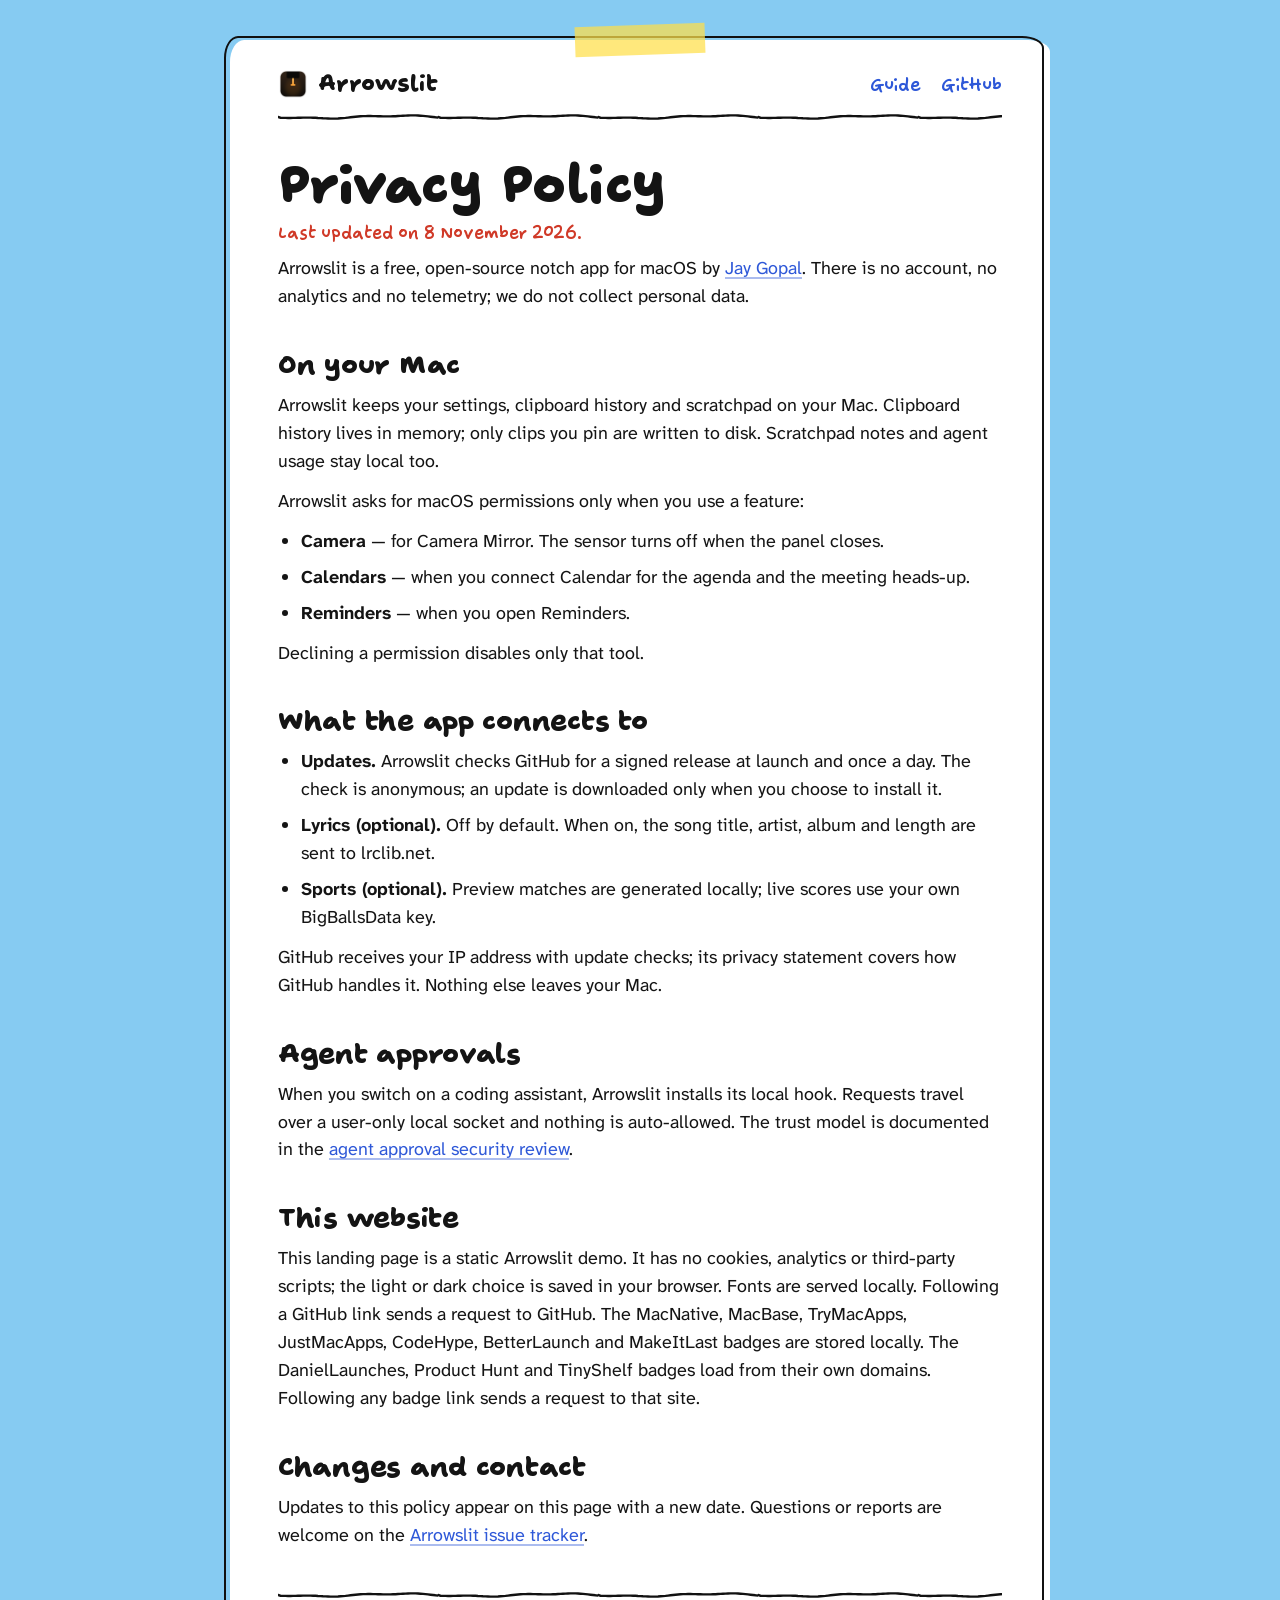
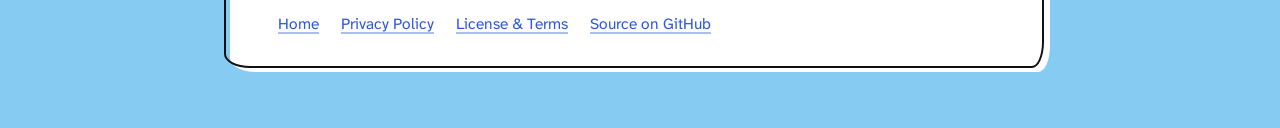
<file: Website/privacy.html>
<!doctype html>
<html lang="en">
<head>
<meta charset="utf-8">
<meta name="viewport" content="width=device-width, initial-scale=1">
<title>Privacy Policy · Arrowslit</title>
<meta name="description" content="Arrowslit privacy: no account, no analytics, local-first data, and macOS permissions only when you use a tool.">
<meta name="theme-color" content="#86cbf2">
<link rel="icon" href="favicon.ico" sizes="any">
<link rel="icon" href="images/favicon.svg" type="image/svg+xml">
<link rel="apple-touch-icon" href="images/apple-touch-icon.png">
<link rel="manifest" href="site.webmanifest">
<link rel="stylesheet" href="style.css">
<script>
document.documentElement.dataset.mode = localStorage.getItem("mode") || (matchMedia("(prefers-color-scheme: light)").matches ? "light" : "dark");
if (document.documentElement.dataset.mode === "dark") document.querySelector('meta[name="theme-color"]').content = "#232662";
</script>
</head>
<body class="doc">
<a class="skip" href="#main">Skip to content</a>
<div class="page">
  <header class="top">
    <a class="brand" href="./"><img src="images/arrowslit-icon.png" alt="">Arrowslit</a>
    <nav class="nav">
      <a href="https://github.com/j4yop/arrowslit/blob/main/Docs/User-Guide.md">Guide</a>
      <a href="https://github.com/j4yop/arrowslit">GitHub</a>
    </nav>
  </header>
  <main id="main" class="legal">
    <h1>Privacy Policy</h1>
    <p class="updated">Last updated on 8 November 2026.</p>
    <p>Arrowslit is a free, open-source notch app for macOS by <a href="https://github.com/j4yop">Jay Gopal</a>. There is no account, no analytics and no telemetry; we do not collect personal data.</p>

    <h2>On your Mac</h2>
    <p>Arrowslit keeps your settings, clipboard history and scratchpad on your Mac. Clipboard history lives in memory; only clips you pin are written to disk. Scratchpad notes and agent usage stay local too.</p>
    <p>Arrowslit asks for macOS permissions only when you use a feature:</p>
    <ul>
      <li><strong>Camera</strong> — for Camera Mirror. The sensor turns off when the panel closes.</li>
      <li><strong>Calendars</strong> — when you connect Calendar for the agenda and the meeting heads-up.</li>
      <li><strong>Reminders</strong> — when you open Reminders.</li>
    </ul>
    <p>Declining a permission disables only that tool.</p>

    <h2>What the app connects to</h2>
    <ul>
      <li><strong>Updates.</strong> Arrowslit checks GitHub for a signed release at launch and once a day. The check is anonymous; an update is downloaded only when you choose to install it.</li>
      <li><strong>Lyrics (optional).</strong> Off by default. When on, the song title, artist, album and length are sent to lrclib.net.</li>
      <li><strong>Sports (optional).</strong> Preview matches are generated locally; live scores use your own BigBallsData key.</li>
    </ul>
    <p>GitHub receives your IP address with update checks; its privacy statement covers how GitHub handles it. Nothing else leaves your Mac.</p>

    <h2>Agent approvals</h2>
    <p>When you switch on a coding assistant, Arrowslit installs its local hook. Requests travel over a user-only local socket and nothing is auto-allowed. The trust model is documented in the <a href="https://github.com/j4yop/arrowslit/blob/main/Docs/Agent-Approval-Security.md">agent approval security review</a>.</p>

    <h2>This website</h2>
    <p>This landing page is a static Arrowslit demo. It has no cookies, analytics or third-party scripts; the light or dark choice is saved in your browser. Fonts are served locally. Following a GitHub link sends a request to GitHub. The MacNative, MacBase, TryMacApps, JustMacApps, CodeHype, BetterLaunch and MakeItLast badges are stored locally. The DanielLaunches, Product Hunt and TinyShelf badges load from their own domains. Following any badge link sends a request to that site.</p>

    <h2>Changes and contact</h2>
    <p>Updates to this policy appear on this page with a new date. Questions or reports are welcome on the <a href="https://github.com/j4yop/arrowslit/issues">Arrowslit issue tracker</a>.</p>
  </main>
  <footer>
    <a href="./">Home</a>
    <a href="privacy.html">Privacy Policy</a>
    <a href="terms.html">License &amp; Terms</a>
    <a href="https://github.com/j4yop/arrowslit">Source on GitHub</a>
  </footer>
</div>
</body>
</html>
</file>
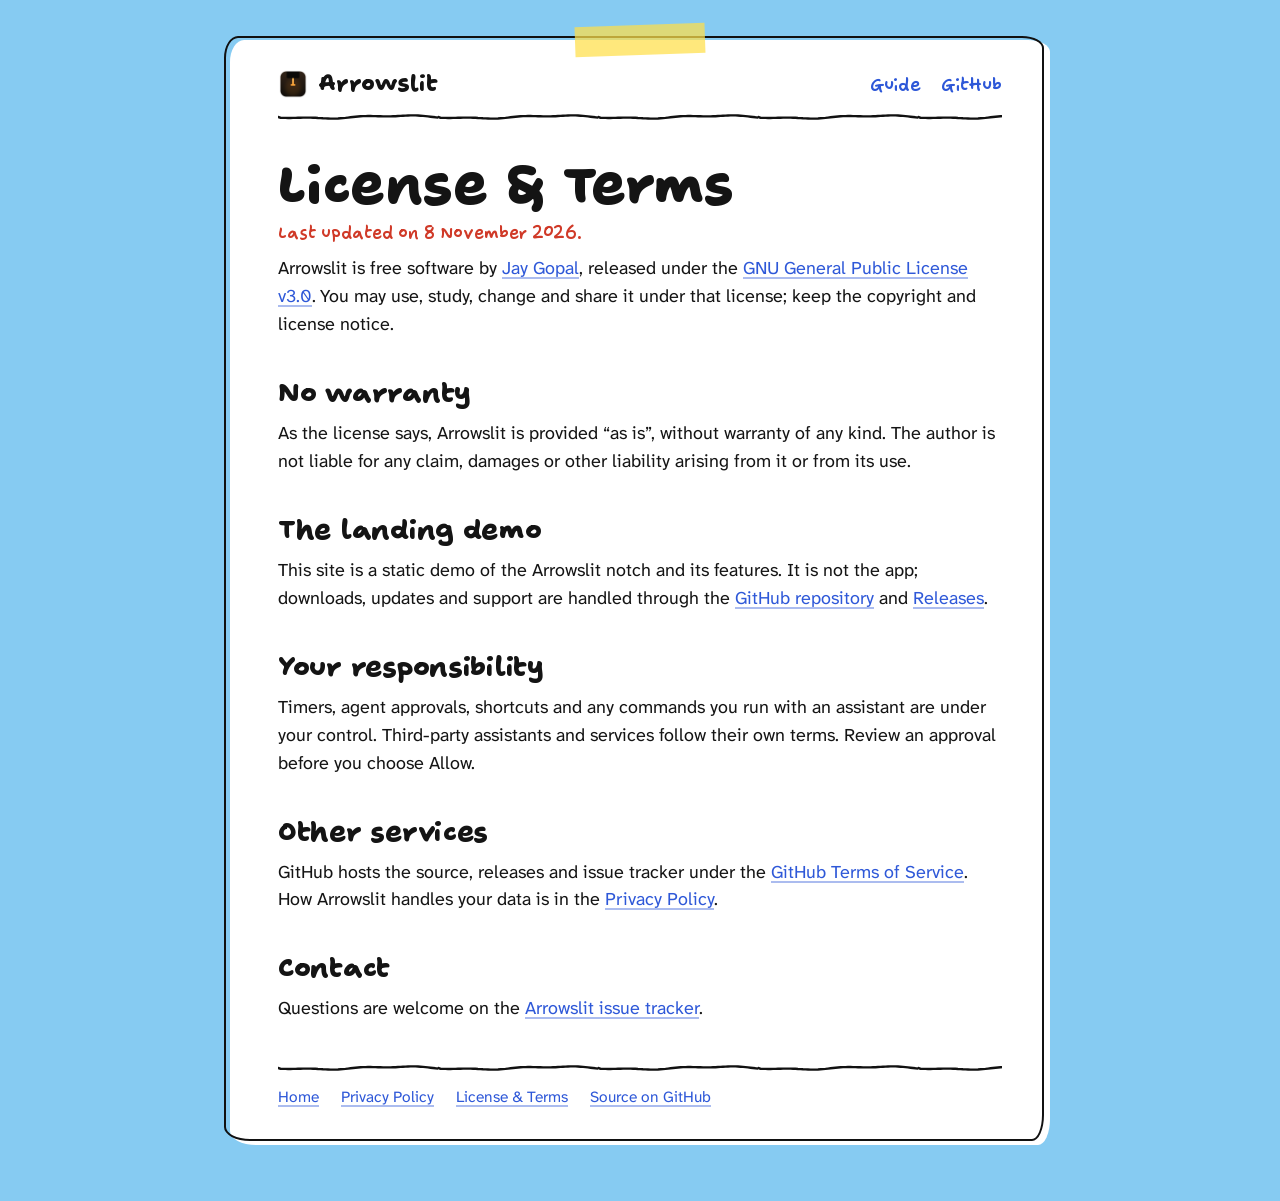
<file: Website/terms.html>
<!doctype html>
<html lang="en">
<head>
<meta charset="utf-8">
<meta name="viewport" content="width=device-width, initial-scale=1">
<title>License &amp; Terms · Arrowslit</title>
<meta name="description" content="Arrowslit is free software under the GNU GPL v3.0. The landing page is a static demo; no warranty; downloads and issues are on GitHub.">
<meta name="theme-color" content="#86cbf2">
<link rel="icon" href="favicon.ico" sizes="any">
<link rel="icon" href="images/favicon.svg" type="image/svg+xml">
<link rel="apple-touch-icon" href="images/apple-touch-icon.png">
<link rel="manifest" href="site.webmanifest">
<link rel="stylesheet" href="style.css">
<script>
document.documentElement.dataset.mode = localStorage.getItem("mode") || (matchMedia("(prefers-color-scheme: light)").matches ? "light" : "dark");
if (document.documentElement.dataset.mode === "dark") document.querySelector('meta[name="theme-color"]').content = "#232662";
</script>
</head>
<body class="doc">
<a class="skip" href="#main">Skip to content</a>
<div class="page">
  <header class="top">
    <a class="brand" href="./"><img src="images/arrowslit-icon.png" alt="">Arrowslit</a>
    <nav class="nav">
      <a href="https://github.com/j4yop/arrowslit/blob/main/Docs/User-Guide.md">Guide</a>
      <a href="https://github.com/j4yop/arrowslit">GitHub</a>
    </nav>
  </header>
  <main id="main" class="legal">
    <h1>License &amp; Terms</h1>
    <p class="updated">Last updated on 8 November 2026.</p>
    <p>Arrowslit is free software by <a href="https://github.com/j4yop">Jay Gopal</a>, released under the <a href="https://github.com/j4yop/arrowslit/blob/main/LICENSE">GNU General Public License v3.0</a>. You may use, study, change and share it under that license; keep the copyright and license notice.</p>

    <h2>No warranty</h2>
    <p>As the license says, Arrowslit is provided “as is”, without warranty of any kind. The author is not liable for any claim, damages or other liability arising from it or from its use.</p>

    <h2>The landing demo</h2>
    <p>This site is a static demo of the Arrowslit notch and its features. It is not the app; downloads, updates and support are handled through the <a href="https://github.com/j4yop/arrowslit">GitHub repository</a> and <a href="https://github.com/j4yop/arrowslit/releases/latest">Releases</a>.</p>

    <h2>Your responsibility</h2>
    <p>Timers, agent approvals, shortcuts and any commands you run with an assistant are under your control. Third-party assistants and services follow their own terms. Review an approval before you choose Allow.</p>

    <h2>Other services</h2>
    <p>GitHub hosts the source, releases and issue tracker under the <a href="https://docs.github.com/en/site-policy/github-terms/github-terms-of-service">GitHub Terms of Service</a>. How Arrowslit handles your data is in the <a href="privacy.html">Privacy Policy</a>.</p>

    <h2>Contact</h2>
    <p>Questions are welcome on the <a href="https://github.com/j4yop/arrowslit/issues">Arrowslit issue tracker</a>.</p>
  </main>
  <footer>
    <a href="./">Home</a>
    <a href="privacy.html">Privacy Policy</a>
    <a href="terms.html">License &amp; Terms</a>
    <a href="https://github.com/j4yop/arrowslit">Source on GitHub</a>
  </footer>
</div>
</body>
</html>
</file>
<file: Website/style.css>
/* Arrowslit landing page: Lighthouse Hill in absurd ink. Paper notes taped over a felt-pen drawing
   (scene.js), with the real bar running along the top. */

@font-face {
  font-family: "Shantell Sans";
  src: url(fonts/shantell-sans-display.woff2) format("woff2");
  font-weight: 800;
  font-display: swap;
}
@font-face {
  font-family: "Shantell Sans Hand";
  src: url(fonts/shantell-sans-hand.woff2) format("woff2");
  font-weight: 600;
  font-display: swap;
}
@font-face {
  font-family: "Atkinson Hyperlegible Next";
  src: url(fonts/atkinson-hyperlegible-next.woff2) format("woff2");
  font-weight: 200 800;
  font-display: swap;
}
/* Fallbacks scaled to take the same room as the web fonts, so the swap doesn't move the page */
@font-face { font-family: "Shantell Fallback"; src: local("Arial Bold"), local("Arial-BoldMT"); font-weight: 800; size-adjust: 117%; ascent-override: 87.2%; descent-override: 27.3%; line-gap-override: 0%; }
@font-face { font-family: "Hand Fallback"; src: local("Arial Bold"), local("Arial-BoldMT"); font-weight: 600; size-adjust: 112%; ascent-override: 91%; descent-override: 28.6%; line-gap-override: 0%; }
@font-face { font-family: "Atkinson Fallback"; src: local("Arial"), local("ArialMT"); font-weight: 100 549; size-adjust: 98.6%; ascent-override: 99.8%; descent-override: 32%; line-gap-override: 0%; }
@font-face { font-family: "Atkinson Fallback"; src: local("Arial Bold"), local("Arial-BoldMT"); font-weight: 550 900; size-adjust: 98.6%; ascent-override: 99.8%; descent-override: 32%; line-gap-override: 0%; }

:root {
  color-scheme: light;
  /* the page: white paper notes at every hour, a felt pen, yellow tape */
  --paper: #ffffff;
  --text: #141414;
  --text-2: #3b3b3b;
  --pen: #111111;
  --tape: #ffe04ab8;
  --hi: #ffe04a;
  --red: #d03a28;
  --link: #2e58d8;
  --ring: #2e58d8;
  --sky: #86cbf2;
  --sea: #2e58d8;
  --screen: #86cbf2;
  --strip: var(--sky);
  /* the ring around the widget a script makes */
  --amber: #f5821f;
  /* the app's windows: Add here, the right-click menu, the Store */
  --win-bg: #f4f2ef;
  --win-fg: #1d1d1f;
  --win-ring: #00000026;
  --win-edge: #ffffff99;
  --sys-blue: #0068da;
  --blue-fill: #0068da;
  --shadow-1: #1b2a5240;
  --shadow-2: #1b2a5233;
  --ease: cubic-bezier(.22, 1, .36, 1);
  --bar-h: 40px;
  --display: "Shantell Sans", "Shantell Fallback", "Chalkboard SE", sans-serif;
  --hand: "Shantell Sans Hand", "Hand Fallback", "Chalkboard SE", sans-serif;
  --body: "Atkinson Hyperlegible Next", "Atkinson Fallback", "Helvetica Neue", sans-serif;
  --mac: -apple-system, BlinkMacSystemFont, "SF Pro Text", system-ui, sans-serif;
  --mono: ui-monospace, "SF Mono", Menlo, monospace;
  /* felt-pen pieces: the washing line, a rule, and the highlighter */
  --string: url("data:image/svg+xml,%3Csvg xmlns=%27http://www.w3.org/2000/svg%27 viewBox=%270 0 400 104%27 preserveAspectRatio=%27none%27%3E%3Cpath d=%27M0 9 L10 9.9 L20 9.3 L30 9.6 L40 10.8 L50 10.5 L60 10.2 L70 11.4 L80 11.5 L90 10.9 L100 11.7 L110 12.3 L120 11.5 L130 11.8 L140 12.8 L150 12.1 L160 11.9 L170 12.9 L180 12.7 L190 11.9 L200 12.7 L210 13 L220 12 L230 12.3 L240 13 L250 12.1 L260 11.7 L270 12.6 L280 12.1 L290 11.2 L300 11.9 L310 11.9 L320 10.7 L330 10.9 L340 11.4 L350 10.2 L360 9.9 L370 10.5 L380 9.7 L390 8.8 L400 9.3%27 fill=%27none%27 stroke=%27%23111%27 stroke-width=%272%27 stroke-linecap=%27round%27 vector-effect=%27non-scaling-stroke%27/%3E%3C/svg%3E");
  --rule: url("data:image/svg+xml,%3Csvg xmlns=%27http://www.w3.org/2000/svg%27 width=%27160%27 height=%2710%27%3E%3Cpath d=%27M0 5 L2.5 5.7 L5 5.9 L7.5 5.9 L10 6 L12.5 6 L15 5.9 L17.5 5.9 L20 5.8 L22.5 5.7 L25 5.6 L27.5 5.6 L30 5.6 L32.5 5.6 L35 5.7 L37.5 5.8 L40 6 L42.5 6.1 L45 6.3 L47.5 6.4 L50 6.5 L52.5 6.6 L55 6.6 L57.5 6.6 L60 6.5 L62.5 6.3 L65 6.1 L67.5 5.9 L70 5.6 L72.5 5.3 L75 5 L77.5 4.7 L80 4.5 L82.5 4.3 L85 4.1 L87.5 4.1 L90 4 L92.5 4 L95 4.1 L97.5 4.1 L100 4.2 L102.5 4.3 L105 4.4 L107.5 4.4 L110 4.4 L112.5 4.4 L115 4.3 L117.5 4.2 L120 4 L122.5 3.9 L125 3.7 L127.5 3.6 L130 3.5 L132.5 3.4 L135 3.4 L137.5 3.4 L140 3.5 L142.5 3.7 L145 3.9 L147.5 4.1 L150 4.4 L152.5 4.7 L155 5 L157.5 5.3 L160 5.5%27 fill=%27none%27 stroke=%27%23111%27 stroke-width=%272.4%27 stroke-linecap=%27round%27/%3E%3C/svg%3E");
  --rule-night: url("data:image/svg+xml,%3Csvg xmlns=%27http://www.w3.org/2000/svg%27 width=%27160%27 height=%2710%27%3E%3Cpath d=%27M0 5 L2.5 5.7 L5 5.9 L7.5 5.9 L10 6 L12.5 6 L15 5.9 L17.5 5.9 L20 5.8 L22.5 5.7 L25 5.6 L27.5 5.6 L30 5.6 L32.5 5.6 L35 5.7 L37.5 5.8 L40 6 L42.5 6.1 L45 6.3 L47.5 6.4 L50 6.5 L52.5 6.6 L55 6.6 L57.5 6.6 L60 6.5 L62.5 6.3 L65 6.1 L67.5 5.9 L70 5.6 L72.5 5.3 L75 5 L77.5 4.7 L80 4.5 L82.5 4.3 L85 4.1 L87.5 4.1 L90 4 L92.5 4 L95 4.1 L97.5 4.1 L100 4.2 L102.5 4.3 L105 4.4 L107.5 4.4 L110 4.4 L112.5 4.4 L115 4.3 L117.5 4.2 L120 4 L122.5 3.9 L125 3.7 L127.5 3.6 L130 3.5 L132.5 3.4 L135 3.4 L137.5 3.4 L140 3.5 L142.5 3.7 L145 3.9 L147.5 4.1 L150 4.4 L152.5 4.7 L155 5 L157.5 5.3 L160 5.5%27 fill=%27none%27 stroke=%27%23f2eeff%27 stroke-width=%272.4%27 stroke-linecap=%27round%27/%3E%3C/svg%3E");
  --highlight: url("data:image/svg+xml,%3Csvg xmlns=%27http://www.w3.org/2000/svg%27 viewBox=%270 0 100 20%27 preserveAspectRatio=%27none%27%3E%3Cpath d=%27M2 4.5 9 2.6 50 2 92 1.6 98 3.4 96.4 7 99 10.6 97.6 15.2 99.2 18.4 60 18.6 8 19 1 17.4 3 13.2 .8 9.4Z%27 fill=%27%23ffe04a%27/%3E%3C/svg%3E");
}
:root[data-mode="dark"] {
  --sky: #232662;
  --sea: #14184a;
  --screen: #2f3374;
  --win-bg: #1e1d1c;
  --win-fg: #f5f5f7;
  --win-ring: #000;
  --win-edge: #ffffff17;
  --sys-blue: #0a84ff;
  --shadow-1: #000;
  --shadow-2: #000c;
}
* { box-sizing: border-box; margin: 0; padding: 0; }
html {
  background: var(--sky); color: var(--text);
  -webkit-font-smoothing: antialiased; text-rendering: optimizeLegibility;
  scroll-padding-top: calc(var(--bar-h) + 24px);
}
body { font: 400 18px/1.55 var(--body); overflow-x: hidden; touch-action: pan-y pinch-zoom; }
a { color: inherit; }
button { font: inherit; color: inherit; background: none; border: 0; cursor: pointer; }
:focus-visible { outline: 2.5px solid var(--ring); outline-offset: 3px; border-radius: 4px; }
::selection { background: var(--hi); color: #111; }
p { text-wrap: pretty; }
h1, h2, h3 { text-wrap: balance; }
.num { font-variant-numeric: tabular-nums; }
.vh { position: absolute; width: 1px; height: 1px; overflow: hidden; clip-path: inset(50%); white-space: nowrap; }
.skip {
  position: fixed; top: 8px; left: 10px; z-index: 100; padding: 10px 14px; border-radius: 10px;
  background: var(--paper); color: var(--text); box-shadow: 0 0 0 2.4px var(--pen);
  font: 600 16px/1 var(--hand); text-decoration: none; translate: 0 calc(-100% - 20px);
}
.skip:focus-visible { translate: none; }

/* The drawing lives behind the page. Until it paints, or without it, the page sits on its sky. */
.scene {
  position: fixed; left: 0; top: 0; z-index: 0; width: 100%; height: 100vh; height: 100lvh;
  background: linear-gradient(var(--sky) 0 61%, var(--sea) 61%);
}
/* The opening (see land() in main.js): a title card over the whole drawing, with the bar big in the middle of it.
   The bar then stretches up into its place at the top, the card drifts away and the page comes in. The title is
   the page's largest text, so it is also its first large paint. */
.opening { display: none; }
.intro .opening {
  position: fixed; inset: 0; z-index: 60; display: flex; flex-direction: column; align-items: center; justify-content: center;
  gap: clamp(16px, 3vh, 32px); padding: 0 28vw 16vh 2vw; pointer-events: none; text-align: center;
  --tile-h: 38px; --bar-font: 400 16px/1 var(--mac); --w-radius: 16px; --halo: var(--sky);
}
.op-mark {
  font: 800 clamp(76px, 10vw, 136px)/.92 var(--display); font-variation-settings: "INFM" 70, "BNCE" 25; letter-spacing: -.012em;
  color: #fff; rotate: -1.5deg; -webkit-text-stroke: .045em var(--pen); paint-order: stroke fill; text-shadow: 0 .045em 0 #1111111f;
}
.op-mark { position: relative; isolation: isolate; }
.op-bar {
  display: flex; align-items: center; gap: 8px; width: min(780px, 100%); padding: 7px 8px; border-radius: 22px;
  background: color-mix(in srgb, #ffffff 36%, transparent); box-shadow: inset 0 0 0 1px #ffffffb3, 0 20px 44px -20px #0b1d4a73;
  -webkit-backdrop-filter: blur(10px) saturate(1.3); backdrop-filter: blur(10px) saturate(1.3);
}
.op-bar .w { gap: 8px; padding: 0 13px; }
/* its widgets glow in the lighthouse's weak light at night (main.js sets --glow; none of these is in the card's
   transitions, so the light's flicker stays sharp) */
.opening .op-bar:not(.op-fly) .w {
  background-image: linear-gradient(0deg, rgb(255 224 74 / calc(var(--glow, 0) * .55)), rgb(255 224 74 / 0) 82%);
  outline: 1.5px solid rgb(255 212 59 / calc(var(--glow, 0) * .8)); outline-offset: 0;
  filter: drop-shadow(0 5px 10px rgb(255 212 59 / calc(var(--glow, 0) * .9)));
}
.op-bar svg { width: 18px; height: 18px; }
.op-app { gap: 15px !important; }
.op-app b { font-weight: 700; }
.op-gap { flex: 1; }
/* the card's sun and moon, one over the other: they cross over halfway through the sunrise */
.op-sun { position: relative; }
.op-sun svg { transition: opacity .45s .55s; }
.op-sun .on { position: absolute; left: 13px; opacity: 0; }
[data-mode="dark"] .op-sun .on { opacity: 1; }
[data-mode="dark"] .op-sun .off { opacity: 0; }
.op-line { font: 600 clamp(18px, 1.7vw, 23px)/1.3 var(--hand); color: var(--pen); text-shadow: 0 0 14px var(--halo), 0 0 4px var(--halo); }
/* the day comes: the card's bar and line change with the sky; their words turn from light to dark quickly, halfway,
   where either reads (fading slowly, they would go grey on grey) */
.opening .op-bar, .opening .w, .op-line {
  transition: background-color 1.6s ease-in-out, box-shadow 1.6s ease-in-out, text-shadow 1.6s ease-in-out, color .14s .73s;
}
/* asleep: z's rising beside the lighthouse's hat (the page puts them by its lamp), from the night until it wakes */
.op-z { display: none; position: fixed; z-index: 60; left: -99px; top: -99px; font: 400 var(--zs, 16px)/1 var(--hand); color: #f2eeff; pointer-events: none; transition: opacity .3s, color 1.6s ease-in-out; }
.asleep .op-z { display: block; }
[data-mode="light"] .op-z { color: var(--pen); }
.op-z i { position: absolute; left: 0; top: 0; font-style: normal; opacity: 0; animation: op-z 1.5s linear infinite; }
.op-z i:nth-child(2) { animation-delay: .5s; }
.op-z i:nth-child(3) { animation-delay: 1s; }
.op-z.gone { opacity: 0; }
@keyframes op-z {
  0% { opacity: 0; transform: translate(0, 0) scale(.8) rotate(-9deg); }
  15%, 70% { opacity: 1; }
  100% { opacity: 0; transform: translate(calc(var(--zs) * 1.8), calc(var(--zs) * -3)) scale(1.5) rotate(-9deg); }
}
[data-mode="dark"] .op-line { color: #f2eeff; }
[data-mode="dark"] .op-bar { background: color-mix(in srgb, #0d1030 42%, transparent); box-shadow: inset 0 0 0 1px #ffffff2e, 0 20px 44px -20px #000000a6; }
/* the card's bar on its way up: a copy of it, out of the card, that stretches and shrinks into the real bar */
.op-fly { position: fixed; margin: 0; transform-origin: 0 0; }
/* behind the card the page waits, and doesn't scroll: the bar and the notes come in once the bar has reached the top */
.intro { scrollbar-gutter: stable; }
.intro body { overflow: hidden; }
.intro .dock { opacity: 0; pointer-events: none; }
.intro .hero > * { opacity: 0; translate: 0 14px; pointer-events: none; }
.intro.op-bar-in .dock { opacity: 1; transition: opacity .3s; }
.intro.op-page-in .hero > * { opacity: 1; translate: none; transition: opacity .45s, translate .5s var(--ease); }
.intro-skip .dock, .intro-skip .hero > * { transition: none !important; }
@media (max-width: 699.98px), (max-aspect-ratio: 10/11) {
  /* on phones the card sits low, over the sea under the lighthouse, its title on two lines */
  .intro .opening { justify-content: flex-end; padding: 0 4vw 10vh; --tile-h: 36px; --halo: #14184acc; }
  .op-mark { font-size: clamp(64px, 21vw, 112px); line-height: .86; }
  .op-mark .op-w1, .op-mark .op-w2 { display: block; }
  .op-line { color: #fff; }
  .op-app span, .op-snd, .opening .clock .day { display: none; }
  .op-bar { width: auto; min-width: min(330px, 92vw); }
}
.scene canvas { display: block; }
main { position: relative; z-index: 1; overflow-x: clip; }
/* past the last note, room to scroll into the drawing (see the dive in main.js) */
.dive { height: 1800vh; }

/* ---------- The bar, drawn as the app draws it ---------- */

/* Theme tokens, from each theme's config.json in Resources/themes */
[data-theme] { --rest-h: 40px; --strip-bg: transparent; --strip-edge: none; --strip-radius: 0px; --strip-m: 0px; --w-bg: #242629ee; --w-border: #ffffff1f; --w-shadow: #00000040; --w-glow: none; --w-radius: 14px; --tile-h: 28px; --fg: #f5f5f7; --muted: #a1a1a6; --accent: #0a84ff; --accent-text: #ffffff; --ws-off: #f5f5f7; --ws-ind: #0a84ff; --ws-on: #ffffff; --ws-r: 10px; --pop-bg: #242629ee; --pop-border: #ffffff1f; --pop-radius: 14px; --raised: #36383c; --track: #f5f5f726; --bar-font: 400 13px/1 var(--mac); --pop-font: 400 13px/16px var(--mac); }
[data-theme] { --tray-tint: color-mix(in srgb, var(--fg) 7%, transparent); --tray-line: color-mix(in srgb, var(--fg) 12%, transparent); --tray-backing: transparent; }
[data-theme="built-in"] { --tray-backing: #2b2b2b; }
[data-mode="light"] [data-theme="built-in"] { --tray-backing: #f7f7f7; }
[data-mode="light"] [data-theme] { --w-bg: #f8f8faed; --w-border: #ffffffb3; --w-shadow: #00000014; --fg: #1d1d1f; --muted: #6e6e73; --accent: #007aff; --ws-off: #1d1d1f; --ws-ind: #007aff; --pop-bg: #f8f8faed; --pop-border: #ffffffb3; --raised: #ffffff; --track: #1d1d1f26; }
[data-theme="catppuccin"] { --strip-bg: #11111bee; --w-bg: #313244; --w-border: transparent; --w-shadow: transparent; --w-radius: 14px; --fg: #cdd6f4; --muted: #a6adc8; --accent: #cba6f7; --accent-text: #1e1e2e; --ws-off: #a6adc8; --ws-ind: #cba6f7; --ws-on: #1e1e2e; --ws-r: 14px; --pop-bg: #1e1e2eee; --pop-border: #cdd6f41f; --pop-radius: 14px; --raised: #45475a; --track: #585b70; --bar-font: 500 13px/1 var(--mac); --pop-font: 500 13px/16px var(--mac); }
[data-mode="light"] [data-theme="catppuccin"] { --strip-bg: #dce0e8ee; --w-bg: #eff1f5; --w-border: transparent; --w-shadow: transparent; --fg: #4c4f69; --muted: #6c6f85; --accent: #8839ef; --accent-text: #eff1f5; --ws-off: #6c6f85; --ws-ind: #8839ef; --ws-on: #eff1f5; --pop-bg: #eff1f5ee; --pop-border: #4c4f691f; --raised: #ccd0da; --track: #bcc0cc; }
[data-theme="gruvbox"] { --strip-bg: linear-gradient(180deg, #282828ee 0%, #282828ee 77.5%, #cc241d 77.5%, #cc241d 85%, #d65d0e 85%, #d65d0e 92.5%, #d79921 92.5%, #d79921 100%); --w-bg: transparent; --w-border: transparent; --w-shadow: transparent; --w-radius: 3px; --fg: #ebdbb2; --muted: #a89984; --accent: #fe8019; --accent-text: #282828; --ws-off: #a89984; --ws-ind: #fe8019; --ws-on: #282828; --ws-r: 3px; --pop-bg: #282828ee; --pop-border: #ebdbb21f; --pop-radius: 3px; --raised: #3c3836; --track: #504945; --bar-font: 400 13px/1 "American Typewriter", var(--mac); --pop-font: 400 13px/13px "American Typewriter", var(--mac); }
[data-mode="light"] [data-theme="gruvbox"] { --strip-bg: linear-gradient(180deg, #fbf1c7ee 0%, #fbf1c7ee 77.5%, #cc241d 77.5%, #cc241d 85%, #d65d0e 85%, #d65d0e 92.5%, #d79921 92.5%, #d79921 100%); --w-bg: transparent; --w-border: transparent; --w-shadow: transparent; --fg: #3c3836; --muted: #7c6f64; --accent: #af3a03; --accent-text: #fbf1c7; --ws-off: #7c6f64; --ws-ind: #af3a03; --ws-on: #fbf1c7; --pop-bg: #fbf1c7ee; --pop-border: #3c38361f; --raised: #ebdbb2; --track: #d5c4a1; }
[data-theme="leman"] { --strip-bg: #0f1d21ee; --strip-edge: inset 0 0 0 1px #dcebe81f; --strip-radius: 14px; --strip-m: 6px; --tile-h: 22px; --w-bg: transparent; --w-border: transparent; --w-shadow: transparent; --w-radius: 10px; --fg: #dcebe8; --muted: #8fb0ad; --accent: #5cc5b8; --accent-text: #0f1d21; --ws-off: #8fb0ad; --ws-ind: #5cc5b829; --ws-on: #5cc5b8; --ws-r: 7px; --pop-bg: #0f1d21ee; --pop-border: #dcebe81f; --pop-radius: 10px; --raised: #1d3238; --track: #dcebe826; --bar-font: 400 13px/1 var(--mac); }
[data-mode="light"] [data-theme="leman"] { --strip-bg: #edf3f2ee; --strip-edge: inset 0 0 0 1px #12343b1f; --w-bg: transparent; --w-border: transparent; --w-shadow: transparent; --fg: #12343b; --muted: #4d6b70; --accent: #0e7c7b; --accent-text: #ffffff; --ws-off: #4d6b70; --ws-ind: #0e7c7b1f; --ws-on: #0e7c7b; --pop-bg: #edf3f2ee; --pop-border: #12343b1f; --track: #12343b26; }
[data-theme="nord"] { --rest-h: 30px; --bar-h: 30px; --strip-bg: #2e3440ee; --w-bg: transparent; --w-border: transparent; --w-shadow: transparent; --w-radius: 5px; --fg: #eceff4; --muted: #a3acbd; --accent: #88c0d0; --accent-text: #2e3440; --ws-off: #a3acbd; --ws-ind: #88c0d0; --ws-on: #eceff4; --ws-r: 1.5px; --pop-bg: #2e3440ee; --pop-border: #eceff41f; --pop-radius: 8px; --raised: #3b4252; --track: #4c566a; --bar-font: 500 12px/1 "Avenir Next", var(--mac); --pop-font: 500 12px/16px "Avenir Next", var(--mac); }
[data-mode="light"] [data-theme="nord"] { --strip-bg: #eceff4ee; --w-bg: transparent; --w-border: transparent; --w-shadow: transparent; --fg: #2e3440; --muted: #4c566a; --accent: #5e81ac; --accent-text: #eceff4; --ws-off: #4c566a; --ws-ind: #5e81ac; --ws-on: #2e3440; --pop-bg: #eceff4ee; --pop-border: #2e34401f; --raised: #d8dee9; --track: #d8dee9; }
[data-theme="notch"] { --strip-bg: #000000; --w-bg: transparent; --w-border: transparent; --w-shadow: transparent; --w-radius: 6px; --muted: #8e8e93; --accent: #64d2ff; --accent-text: #000000; --ws-off: #8e8e93; --ws-ind: transparent; --ws-on: #f5f5f7; --ws-r: 0px; --pop-bg: #000000; --pop-border: #ffffff1a; --pop-radius: 6px; --raised: #1c1c1e; --track: #ffffff26; --bar-font: 500 13px/1 var(--mac); --pop-font: 500 13px/16px var(--mac); }
[data-mode="light"] [data-theme="notch"] { --w-bg: transparent; --w-border: transparent; --w-shadow: transparent; --fg: #f5f5f7; --muted: #8e8e93; --accent: #64d2ff; --ws-off: #8e8e93; --ws-ind: transparent; --pop-bg: #000000; --pop-border: #ffffff1a; --raised: #1c1c1e; --track: #ffffff26; }
[data-theme="phosphor"] { --tile-h: 27px; --strip-bg: #110d06ee; --w-bg: transparent; --w-border: transparent; --w-shadow: transparent; --w-glow: drop-shadow(0 0 4px #ffb00080); --w-radius: 0px; --fg: #ffb000; --muted: #b8800c; --accent: #ffcc5c; --accent-text: #110d06; --ws-off: #b8800c; --ws-ind: #ffb000; --ws-on: #110d06; --ws-r: 0px; --pop-bg: #110d06ee; --pop-border: #ffb00059; --pop-radius: 0px; --raised: #2b2009; --track: #ffb00033; --bar-font: 400 12px/1 "Monaco", var(--mono); --pop-font: 400 12px/15px "Monaco", var(--mono); }
[data-mode="light"] [data-theme="phosphor"] { --strip-bg: #f6f1e6ee; --w-bg: transparent; --w-border: transparent; --w-shadow: transparent; --w-glow: none; --fg: #5c3a00; --muted: #87683b; --accent: #a86400; --accent-text: #f6f1e6; --ws-off: #87683b; --ws-ind: #5c3a00; --ws-on: #f6f1e6; --pop-bg: #f6f1e6ee; --pop-border: #5c3a0040; --raised: #ebe2cf; --track: #5c3a0026; }

/* The dock holds the bar and its popups at the top of the window, for the whole page.
   Once the page scrolls, a strip of sky slides in behind it so text never runs under its widgets. */
.dock { position: fixed; top: 0; left: 0; right: 0; z-index: 50; height: var(--bar-h); }
[data-mode="dark"] .dock { color-scheme: dark; --ring: #ffe04a; }
.dock::before {
  content: ""; position: absolute; inset: 0 0 -7px; z-index: -1; pointer-events: none;
  background: var(--rule) left bottom / 160px 10px repeat-x, linear-gradient(var(--strip) 0 0) top / 100% calc(100% - 5px) no-repeat;
  opacity: 0; translate: 0 -6px; transition: opacity .25s, translate .3s var(--ease);
}
/* The strip is the colour of the sky behind it (set by main.js); its pen line turns light when the sky is dark */
[data-mode="dark"] .dock::before, .dock[data-sky="dark"]::before { background-image: var(--rule-night), linear-gradient(var(--strip) 0 0); }
.dock[data-sky="light"]::before { background-image: var(--rule), linear-gradient(var(--strip) 0 0); }
.dock.scrolled::before { opacity: 1; translate: none; }

.bar {
  position: absolute; top: 0; left: 0; right: 0; height: calc(var(--bar-h) - 2 * var(--strip-m));
  margin: var(--strip-m) var(--strip-m) 0; padding: 0 12px;
  display: flex; align-items: center; justify-content: space-between; gap: 12px;
  color: var(--fg); font: var(--bar-font); -webkit-font-smoothing: auto;
  background: var(--strip-bg); box-shadow: var(--strip-edge); border-radius: var(--strip-radius);
  transition: background .25s, border-radius .25s, margin .25s var(--ease), height .25s var(--ease);
}
.bar .g { display: flex; align-items: center; gap: 6px; min-width: 0; }
/* Becoming the header: the widgets fade out, swap in one step and fade back in (see dockState in main.js) */
.bar .g { transition: opacity .13s ease; }
.bar.swap .g { opacity: 0; }
.w {
  flex: none; height: var(--tile-h); display: flex; align-items: center; gap: 7px; padding: 0 10px; white-space: nowrap;
  background: var(--w-bg); box-shadow: inset 0 0 0 1px var(--w-border), 0 1px 3px var(--w-shadow); border-radius: var(--w-radius);
  filter: var(--w-glow); color: var(--fg); font: var(--bar-font); text-decoration: none; cursor: default; user-select: none;
  transition: background .15s, border-radius .25s, box-shadow .2s;
}
.w[data-pop], .w.app, .w.more, .w.moon { cursor: pointer; }
.w[data-pop]:hover, .w.more:hover, .w.moon:hover { background: var(--raised); }
.w.over, .w[hidden] { display: none !important; }
.w svg { width: 15px; height: 15px; flex: none; }
.w.apple { padding: 0 9px; font-size: 15px; }
.w.ws { position: relative; padding: 0 10px; gap: 6px; }
.wsi { height: 100%; display: flex; align-items: center; gap: 4px; padding: 0 7px; border-radius: var(--ws-r); color: var(--ws-off); position: relative; cursor: pointer; transition: background .15s, color .25s; }
.wsi.on { color: var(--ws-on); }
.ws-fill .wsi.on { background: var(--ws-ind); }
.ws-under .wsi.on::after { content: ""; position: absolute; left: 50%; translate: -50% 0; bottom: 2px; width: 12px; height: 3px; border-radius: var(--ws-r); background: var(--ws-ind); }
/* On the live bar one highlight slides between workspaces */
.ind { position: absolute; left: 0; top: 0; width: var(--w); height: 100%; translate: var(--x) 0; border-radius: var(--ws-r); background: var(--ws-ind); transition: translate .3s var(--ease), width .3s var(--ease); }
.ws-under .ind { top: auto; bottom: 2px; height: 3px; width: 12px; translate: calc(var(--x) + var(--w) / 2 - 6px) 0; }
.ws-text .ind { display: none; }
#bar .wsi.on { background: none; }
#bar .wsi.on::after { content: none; }
/* Workspace app icons, drawn at 14 points with their padding as on the real bar */
.ai { width: 14px; height: 14px; flex: none; pointer-events: none; }
.menus { display: grid; grid-template-columns: 0fr; transition: grid-template-columns .3s var(--ease); }
.menus > span { overflow: hidden; display: flex; gap: 14px; }
.menus > span > :first-child { margin-left: 6px; }
.menus a { text-decoration: none; }
.app.expand .menus { grid-template-columns: 1fr; }
.w.more { padding: 0 9px; letter-spacing: .08em; }
/* Sound: hovering it opens a volume slider before the icon, as on the right of the real bar */
.snd .slide { display: grid; grid-template-columns: 0fr; margin-right: -7px; transition: grid-template-columns .3s var(--ease), margin .3s var(--ease); }
.snd .slide > span { overflow: hidden; display: flex; align-items: center; gap: 7px; }
.snd.expand .slide { grid-template-columns: 1fr; margin-right: 0; }
.snd input {
  appearance: none; width: 72px; height: 4px; margin: 0 2px; border-radius: 2px; cursor: pointer;
  background: linear-gradient(var(--accent) 0 0) 0 / var(--v, 64%) 100% no-repeat, var(--track);
}
.snd input::-webkit-slider-thumb { appearance: none; width: 13px; height: 13px; border-radius: 50%; background: #fff; box-shadow: 0 0 0 .5px #0000004d, 0 1px 2px #00000059; }
.snd input::-moz-range-thumb { width: 13px; height: 13px; border: 0; border-radius: 50%; background: #fff; box-shadow: 0 0 0 .5px #0000004d, 0 1px 2px #00000059; }
.snd .pct { min-width: 4ch; text-align: right; }
/* The night switch: a script widget with an icon and an action, as the app can draw one */
.w.moon { padding: 0 9px; }
.w.moon svg { width: 16px; height: 16px; }
.moon .on, .moon[aria-pressed="true"] .off { display: none; }
.moon[aria-pressed="true"] .on { display: block; }

/* Now playing: artwork, the track and an equalizer, as on the real bar */
.art { width: 16px; height: 16px; flex: none; border-radius: 3px; background: linear-gradient(150deg, #241a5c 0%, #6b2a8c 42%, #e0566a 72%, #f6a04d 100%); }
.eq { display: flex; align-items: flex-end; gap: 2px; height: 11px; }
.eq i { width: 2px; height: 100%; border-radius: 1px; background: currentColor; transform-origin: bottom; scale: 1 .22; transition: scale .35s ease-out; }
@keyframes eq { 0% { scale: 1 .25; } 25% { scale: 1 .85; } 50% { scale: 1 .45; } 75% { scale: 1 1; } 100% { scale: 1 .3; } }
@media (prefers-reduced-motion: no-preference) {
  .eq i { animation: eq 1.56s ease-in-out infinite alternate; }
  .eq i:nth-child(2) { animation-duration: 2.1s; animation-delay: -1.1s; }
  .eq i:nth-child(3) { animation-duration: 1.32s; animation-delay: -.4s; }
  .eq i:nth-child(4) { animation-duration: 1.84s; animation-delay: -1.5s; }
  .paused .eq i { animation: none; }
}
@media (prefers-reduced-motion: reduce) {
  .eq i { scale: 1 .55; } .eq i:nth-child(2) { scale: 1 1; } .eq i:nth-child(3) { scale: 1 .4; } .eq i:nth-child(4) { scale: 1 .75; }
  .paused .eq i { scale: 1 .22; }
}

/* Header state: the frontmost app becomes Arrowslit, its menus are the site's
   links, and a download widget joins the right end, as the update widget does. */
.w.site { display: none; }
.header .w.finder, .header .w.ws { display: none; }
.header .w.site { display: flex; }
.site .menus a { color: var(--fg); }
.site .menus a:hover { color: var(--accent); }
.header .site .menus { grid-template-columns: 1fr; }
/* The header's Download is the page's own button at bar size: the highlighter yellow, the display hand
   and a felt-pen outline printed a little off it (drawn by main.js, as on the page's other buttons) */
.w.dl {
  --ox: -2px; --oy: -2px;
  position: relative; isolation: isolate; padding: 0; display: grid; grid-template-columns: 0fr; margin-left: -6px; opacity: 0; visibility: hidden;
  border-radius: 999px; background: var(--hi); box-shadow: none; filter: none; color: #111;
  font: 800 13.5px/1 var(--display); font-variation-settings: "INFM" 70, "BNCE" 25; letter-spacing: .01em;
  transition: rotate .2s var(--ease), background-color .2s;
}
.w.dl > span { overflow: hidden; display: flex; align-items: center; gap: 6px; padding: 0; }
.w.dl svg:not(.pen) { width: 16px; height: 16px; }
.w.dl:hover { background: #ffb547; rotate: -2deg; }
.header .w.dl { grid-template-columns: 1fr; margin-left: 2px; opacity: 1; visibility: visible; }
.header .w.dl > span { padding: 0 12px 0 8px; }
.measure * { transition: none !important; }

/* The lamp-lit tour: the widget under the pointer glows as if the lamp lit it from below,
   and a paper tag hangs under it on a doodled string (placed by main.js) */
#bar .w.lamp { background-image: linear-gradient(0deg, #ffe04a80, #ffe04a00 82%); box-shadow: inset 0 0 0 1px var(--w-border), 0 0 0 1.5px #ffd43bb3, 0 6px 14px -2px #ffd43bf0; }
#bar .w.dl.lamp { background-image: none; box-shadow: 0 6px 14px -2px #ffd43bf0; }
/* the landing's sweep: each widget glows as the light passes over it */
#bar .w.swept { background-image: linear-gradient(0deg, #ffe04a80, #ffe04a00 82%); box-shadow: inset 0 0 0 1px var(--w-border), 0 0 0 1.5px #ffd43bb3, 0 6px 14px -2px #ffd43bf0; }
.lamp-tag { position: absolute; left: 0; top: 0; z-index: 4; width: 0; height: 0; pointer-events: none; transform-origin: 0 0; }
.lamp-tag[hidden] { display: none; }
.lt-s { position: absolute; left: 0; top: 0; width: 1px; height: 1px; overflow: visible; }
.lt-s path { fill: none; stroke-linecap: round; }
.lt-s .h { stroke: #fff; stroke-width: 4.4; }
.lt-s .k { stroke: var(--pen); stroke-width: 1.9; }
.lt-p {
  --ox: -3px; --oy: -2px;
  position: absolute; left: 0; top: 0; isolation: isolate; display: block; padding: 12px 12px 7px; white-space: nowrap;
  background: var(--paper); color: var(--text); border-radius: 7px 10px 6px 11px / 10px 6px 11px 7px;
  font: 600 15px/1.15 var(--hand); font-variation-settings: "INFM" 100, "BNCE" 60;
  rotate: var(--r, -1deg); transform-origin: var(--hole, 50%) 7px;
}
/* the punched hole the string goes through, the sky showing in it */
.lt-p::after { content: ""; position: absolute; left: var(--hole, 50%); top: 4px; width: 7px; height: 7px; margin-left: -3.5px; border-radius: 50%; background: var(--strip); box-shadow: 0 0 0 1.6px var(--pen); }

/* The center position shows only when a widget sits there */
.dock:not(.editing) #gc:not(:has(> .w:not([hidden]))) { display: none; }

/* Edit Bar in Place, drawn as the app draws it: a tray per position, a − badge on each
   widget, + where a widget can be added, and position names while dragging */
.dock.editing { --bar-h: 50px; }
.editing .bar { padding: 0 6px; gap: 8px; }
.editing .bar .g { position: relative; flex: 0 1 auto; min-width: 48px; border-radius: 9px; background: linear-gradient(var(--tray-tint) 0 0) var(--tray-backing); box-shadow: inset 0 0 0 .5px var(--tray-line); transition: background-color .15s, box-shadow .15s; }
.editing .bar .g > .w { display: none; }
.editing .bar .g.target { background-color: color-mix(in srgb, var(--sys-blue) 16%, var(--tray-backing)); box-shadow: inset 0 0 0 2px var(--sys-blue); }
.lane { display: flex; align-items: center; gap: 6px; min-width: 0; padding: 6px 7px; overflow-x: auto; scrollbar-width: none; }
.lane::-webkit-scrollbar { display: none; }
.lane.fl { mask-image: linear-gradient(90deg, transparent, #000 18px); }
.lane.fr { mask-image: linear-gradient(90deg, #000 calc(100% - 18px), transparent); }
.lane.fl.fr { mask-image: linear-gradient(90deg, transparent, #000 18px, #000 calc(100% - 18px), transparent); }
.tile { position: relative; flex: none; display: flex; isolation: isolate; border-radius: 5px; user-select: none; }
.lane .tile { cursor: grab; touch-action: none; }
.tile::before { content: ""; position: absolute; inset: -2px; z-index: -1; border-radius: 5px; background: var(--fg); opacity: 0; transition: opacity .1s; }
.lane .tile:hover::before { opacity: .08; }
.tile:focus-visible { outline-offset: 2px; }
.tile[hidden] { display: none; }
.tile.lifted { opacity: 0; }
.lane .tile .w { cursor: grab; }
.minus { position: absolute; left: -5px; top: -5px; z-index: 2; display: grid; place-items: center; width: 14px; height: 14px; border-radius: 50%; background: #6e6e73; transition: opacity .15s; }
.minus::before { content: ""; width: 7px; height: 1.8px; border-radius: 1px; background: #fff; }
.add { flex: none; display: grid; place-items: center; width: 22px; height: 22px; border-radius: 5px; color: var(--fg); border: 1.5px dashed color-mix(in srgb, var(--fg) 55%, transparent); transition: opacity .15s; }
.add svg { width: 12px; height: 12px; }
.add.on { background: var(--blue-fill); border-color: var(--blue-fill); color: #fff; }
.chip { position: absolute; left: 5px; top: -5px; z-index: 3; padding: 1px 4px; border-radius: 99px; font: 700 9px/1.25 var(--mac); color: var(--fg); background: linear-gradient(var(--tray-tint) 0 0) var(--pop-bg); box-shadow: inset 0 0 0 .5px color-mix(in srgb, var(--fg) 15%, transparent); opacity: 0; transition: opacity .15s; pointer-events: none; }
.g.target .chip { background: var(--blue-fill); color: #fff; }
.dragging .chip { opacity: 1; }
.dragging .minus { opacity: 0; pointer-events: none; }
.dragging .g.target .add { opacity: 0; }
.spacer { width: 16px; padding: 0; background: none; box-shadow: none; }
.tile .spacer { width: auto; padding: 0 5px; color: var(--muted); font: 400 11px/1 var(--mac); }
.tile .spacer::before { content: "Spacer"; }
.ghost { position: fixed; z-index: 200; pointer-events: none; color: var(--fg); font: var(--bar-font); -webkit-font-smoothing: auto; opacity: .9; scale: 1.04; filter: drop-shadow(0 10px 18px #00000059); }
#bar .ws.copy .wsi.on { background: var(--ws-ind); }
.gauge { display: grid; gap: 2px; width: 20px; }
.gauge i { height: 5px; border-radius: 3px; background: linear-gradient(currentColor 0 0) 0 / var(--p) 100% no-repeat, var(--track); }
.gauge i + i { height: 3px; }

/* Below the bar while editing: a hint, Undo and Done */
.edit-ctl {
  position: absolute; top: calc(100% + 12px); left: 50%; z-index: 5; translate: -50% 0;
  display: none; align-items: center; gap: 12px; padding: 12px; border-radius: 12px; white-space: nowrap;
  color: var(--win-fg); font: 400 13px/1 var(--mac);
  background: color-mix(in srgb, var(--win-bg) 84%, transparent); -webkit-backdrop-filter: blur(24px) saturate(1.5); backdrop-filter: blur(24px) saturate(1.5);
  box-shadow: 0 0 0 .5px var(--win-ring), inset 0 0 0 1px var(--win-edge), 0 14px 34px -14px var(--shadow-2);
}
.editing .edit-ctl { display: flex; }
.adding .edit-ctl { display: none; }
.edit-ctl button { height: 22px; padding: 0 8px; border-radius: 5px; background: color-mix(in srgb, var(--win-fg) 7%, transparent); }
[data-mode="dark"] .edit-ctl button { background: color-mix(in srgb, var(--win-fg) 12%, transparent); }
.edit-ctl button:hover { background: color-mix(in srgb, var(--win-fg) 18%, transparent); }
.edit-ctl .done, [data-mode="dark"] .edit-ctl .done { background: var(--blue-fill); color: #fff; }
.edit-ctl button:disabled { opacity: .45; cursor: default; background: color-mix(in srgb, var(--win-fg) 12%, transparent); }
.edit-ctl .hint { font-size: 11.5px; color: color-mix(in srgb, var(--win-fg) 62%, transparent); }

/* Add here: built-in widgets and the Store's packages, then a package's review */
.addpop {
  position: absolute; z-index: 7; width: 340px; padding: 14px; border-radius: 12px;
  color: var(--win-fg); font: 400 12px/1.3 var(--mac); background: var(--win-bg);
  box-shadow: 0 0 0 .5px var(--win-ring), inset 0 0 0 1px var(--win-edge), 0 30px 70px -24px var(--shadow-1);
}
.addpop.review { width: 400px; }
.addpop::before { content: ""; position: absolute; top: -6px; left: var(--ax, 24px); width: 12px; height: 12px; rotate: 45deg; background: var(--win-bg); border-radius: 2px 0 0; box-shadow: -1px -1px 0 -.5px var(--win-edge); }
.addpop .t { margin-bottom: 10px; font: 700 10px/1 var(--mac); color: color-mix(in srgb, var(--win-fg) 68%, transparent); letter-spacing: .02em; }
.addpop .find { width: 100%; height: 26px; padding: 0 9px; border: 0; border-radius: 6px; background: color-mix(in srgb, var(--win-fg) 8%, transparent); color: inherit; font: 400 13px/1 var(--mac); }
.addpop .find:focus-visible { outline: 3px solid color-mix(in srgb, var(--sys-blue) 55%, transparent); outline-offset: 0; }
.addpop .find::placeholder { color: color-mix(in srgb, var(--win-fg) 62%, transparent); }
.addpop .list { display: grid; grid-template-columns: repeat(2, minmax(0, 1fr)); gap: 6px; max-height: 296px; margin-top: 10px; overflow-y: auto; overscroll-behavior: contain; }
.addpop .ch { display: flex; align-items: center; gap: 7px; height: 44px; min-width: 0; padding: 0 8px; border-radius: 6px; text-align: left; }
.addpop .ch:hover, .addpop .ch:focus-visible { background: color-mix(in srgb, var(--sys-blue) 18%, transparent); outline: none; }
.addpop .ch .ic { width: 15px; height: 15px; flex: none; margin: 0 1.5px; }
.addpop .ch span { min-width: 0; }
.addpop .ch b { display: block; font-weight: 400; overflow: hidden; text-overflow: ellipsis; white-space: nowrap; }
.addpop .ch small { display: block; margin-top: 1px; font-size: 10px; color: color-mix(in srgb, var(--win-fg) 68%, transparent); }
.addpop .ch .from-store { width: 11px; height: 11px; flex: none; margin-left: auto; }
.addpop .none { padding: 10px 2px 2px; color: color-mix(in srgb, var(--win-fg) 68%, transparent); }
.addpop .back { height: 22px; padding: 0 8px; border-radius: 5px; background: color-mix(in srgb, var(--win-fg) 12%, transparent); }
.addpop h4 { margin-top: 12px; font: 600 15px/1.25 var(--mac); }
.addpop .d { margin-top: 4px; color: color-mix(in srgb, var(--win-fg) 78%, transparent); }
.addpop .m { margin-top: 4px; color: color-mix(in srgb, var(--win-fg) 68%, transparent); }
.addpop .can { list-style: none; margin-top: 12px; padding: 2px 10px; border-radius: 8px; background: color-mix(in srgb, var(--win-fg) 5%, transparent); }
.addpop .can li { display: flex; align-items: center; gap: 8px; padding: 7px 0; }
.addpop .can li + li { border-top: 1px solid color-mix(in srgb, var(--win-fg) 8%, transparent); }
.addpop .can svg { width: 14px; height: 14px; flex: none; color: color-mix(in srgb, var(--win-fg) 60%, transparent); }
.addpop .foot { display: flex; align-items: center; gap: 12px; margin-top: 12px; color: color-mix(in srgb, var(--win-fg) 68%, transparent); font-size: 11px; }
.addpop .go { flex: none; margin-left: auto; height: 26px; padding: 0 12px; border-radius: 6px; background: var(--blue-fill); color: #fff; font-size: 13px; }

/* The bar's context menu, in the system's style */
.ctx {
  position: absolute; z-index: 8; min-width: 190px; padding: 5px; border-radius: 9px;
  color: var(--win-fg); font: 400 13px/1 var(--mac);
  background: color-mix(in srgb, var(--win-bg) 88%, transparent); -webkit-backdrop-filter: blur(24px) saturate(1.5); backdrop-filter: blur(24px) saturate(1.5);
  box-shadow: 0 0 0 .5px var(--win-ring), inset 0 0 0 1px var(--win-edge), 0 12px 30px -10px var(--shadow-2);
}
.ctx button { display: block; width: 100%; padding: 5px 10px; border-radius: 5px; text-align: left; }
.ctx button:hover, .ctx button:focus-visible { background: var(--blue-fill); color: #fff; outline: none; }
.ctx hr { height: 1px; margin: 5px 10px; border: 0; background: color-mix(in srgb, var(--win-fg) 14%, transparent); }

/* Popups and the More widgets menu */
.pop {
  position: absolute; z-index: 6; width: 300px;
  background: var(--pop-bg); color: var(--fg); box-shadow: inset 0 0 0 1px var(--pop-border), 0 24px 60px -24px var(--shadow-2);
  border-radius: var(--pop-radius); font: var(--pop-font); -webkit-font-smoothing: auto;
  opacity: 0; visibility: hidden; transform: translateY(-4px);
  transition: opacity .16s, transform .22s var(--ease), visibility 0s .22s;
}
.pop.open { opacity: 1; visibility: visible; transform: none; transition: opacity .16s, transform .22s var(--ease); }
/* The bar's popup is one frame: switching widgets moves and resizes it while the contents cross-fade */
#pop { padding: 0; overflow: hidden; }
#pop.morph { transition: opacity .16s, transform .22s var(--ease), left .28s var(--ease), top .28s var(--ease), width .28s var(--ease), height .28s var(--ease); }
.pane { position: absolute; top: 0; left: 0; width: 300px; padding: 12px 14px 11px; opacity: 0; visibility: hidden; transition: opacity .14s, visibility 0s .14s; }
.pane[data-id="agenda"] { width: 320px; padding: 6px 10px; }
.pane.on { opacity: 1; visibility: visible; transition: opacity .2s .08s; }
.pop .hd { font: inherit; margin-bottom: 6px; }
.pop .row { display: grid; grid-template-columns: 56px 1fr; gap: 6px; }
.pop .row + .row { margin-top: 6px; }
.pop .sep { height: 1px; margin: 6px 0; background: color-mix(in srgb, var(--fg) 12%, transparent); }
.pop .kv { display: flex; justify-content: space-between; margin-top: 8px; font-variant-numeric: tabular-nums; }
.pop .meter { height: 4px; border-radius: 2px; margin-top: 6px; background: var(--track); overflow: hidden; }
.pop .meter i { display: block; height: 100%; border-radius: 2px; background: var(--accent); }
.pop .graph { display: block; width: 100%; height: 44px; margin: 2px 0 4px; }
.pop .graph polyline { fill: none; stroke: var(--accent); stroke-width: 1.6; vector-effect: non-scaling-stroke; }
.menu { width: 250px; padding: 6px; }
.menu p { color: var(--muted); padding: 6px 8px 4px; font: 500 11.5px/1 var(--mac); }
.menu button, .menu a { display: flex; width: 100%; align-items: center; gap: 9px; padding: 6px 8px; border-radius: 6px; text-align: left; font: inherit; text-decoration: none; }
.menu button:hover, .menu a:hover { background: var(--accent); color: var(--accent-text); }
.pane[data-id="site"] { width: 200px; }
.np-pop .src { display: flex; align-items: center; gap: 6px; margin-bottom: 10px; color: var(--muted); font-size: 12px; }
.np-pop .src svg { width: 13px; height: 13px; }
.np-pop .src .go { margin-left: auto; }
.np-pop .now { display: flex; align-items: center; gap: 12px; }
.np-pop .now .art { width: 64px; height: 64px; border-radius: 6px; }
.np-pop .now div { display: grid; gap: 2px; }
.np-pop .now b { font-weight: 600; }
.np-pop .now span { color: var(--muted); }
.np-pop .meter { margin-top: 14px; }
.np-pop .meter i { background: var(--fg); }
.np-pop .times { display: flex; justify-content: space-between; margin-top: 5px; color: var(--muted); font-size: 11px; }
.np-pop .ctrl { display: flex; align-items: center; justify-content: space-between; margin: 6px 6px 8px; }
.np-pop .ctrl button { display: grid; place-items: center; width: 30px; height: 30px; border-radius: 50%; }
.np-pop .ctrl svg { width: 15px; height: 15px; }
.np-pop .ctrl .play { width: 40px; height: 40px; background: var(--fg); color: var(--pop-bg); }
.np-pop .play .resume, .paused .np-pop .play .pause { display: none; }
.paused .np-pop .play .resume { display: block; }
.np-pop .vol { display: flex; align-items: center; gap: 8px; color: var(--muted); }
.np-pop .vol input { flex: 1; accent-color: var(--fg); }
.np-pop .vol svg { width: 13px; height: 13px; }
.menu button svg { width: 15px; height: 15px; flex: none; }
.menu button.over-off { display: none; }

/* ---------- Paper ---------- */

/* A note: white paper with an irregular corner, a felt-pen line printed a little off it, and tape.
   main.js draws each line as an SVG (.pen) in three states at the note's size, and the CSS steps between them. */
.note {
  --rot: -.6deg; --ox: -5px; --oy: -3px;
  position: relative; isolation: isolate; background: var(--paper); color: var(--text);
  padding: 32px 34px 30px; border-radius: 16px 24px 14px 28px / 24px 14px 28px 16px; rotate: var(--rot);
}
.note::after {
  content: ""; position: absolute; top: -14px; left: var(--tape-x, 50%); width: var(--tape-w, 118px); height: 30px; z-index: 1;
  translate: -50% 0; rotate: var(--tape-r, -3deg); background: var(--tape); pointer-events: none;
  clip-path: polygon(0 6%, 4% 0, 8% 8%, 13% 2%, 18% 7%, 50% 3%, 82% 6%, 88% 0, 93% 7%, 97% 1%, 100% 8%, 99% 92%, 95% 100%, 90% 93%, 85% 100%, 50% 96%, 15% 99%, 10% 92%, 5% 100%, 1% 94%);
}
/* The pen line before main.js draws it, or without it */
:where(.note, .cta, .tag, .keys button, .lt-p)::before {
  content: ""; position: absolute; z-index: -1; pointer-events: none;
  inset: var(--oy) calc(-1 * var(--ox)) calc(-1 * var(--oy)) var(--ox);
  border: 2.4px solid var(--pen); border-radius: inherit;
}
.inked::before { content: none; }
.inked > .pen {
  position: absolute; z-index: -1; left: calc(var(--ox) - 8px); top: calc(var(--oy) - 8px); width: calc(100% + 16px); height: calc(100% + 16px);
  margin: 0 !important; overflow: visible; pointer-events: none; fill: var(--pen);
}
.pen path { visibility: hidden; }
.pen .p0 { visibility: visible; }
/* About seven states a second, the same everywhere; at rest after a few quiet seconds */
@media (prefers-reduced-motion: no-preference) {
  .pen path { animation: boil .429s steps(1, end) infinite; }
  .pen .p1 { animation-delay: -.286s; }
  .pen .p2 { animation-delay: -.143s; }
  .idle .pen path { animation-play-state: paused; }
}
@keyframes boil { 0% { visibility: visible; } 33.333%, 100% { visibility: hidden; } }

/* Type on paper */
h1, h2 { font-family: var(--display); font-weight: 800; font-variation-settings: "INFM" 70, "BNCE" 25; letter-spacing: -.01em; color: var(--text); }
h1 { font-size: clamp(40px, 4.2vw, 62px); line-height: 1.04; rotate: -1deg; }
h2 { font-size: clamp(30px, 3vw, 44px); line-height: 1.06; }
h3 { font: 800 22px/1.2 var(--display); font-variation-settings: "INFM" 70, "BNCE" 25; }
.note > * + * { margin-top: 14px; }
.note h2 + p { margin-top: 12px; }
.note a:not(.cta) { color: var(--link); text-decoration-thickness: 2px; text-underline-offset: 3px; text-decoration-color: color-mix(in srgb, var(--link) 40%, transparent); }
.note a:not(.cta):hover { text-decoration-color: currentColor; }
.note strong { font-weight: 700; }
.lede { font-size: 1.15em; line-height: 1.45; }
.req { font-size: 15px; line-height: 1.45; color: var(--text-2); }
.links { display: flex; flex-wrap: wrap; gap: 4px 20px; font-size: 16px; }
.cap {
  width: fit-content; max-width: 100%; color: var(--red); rotate: -2deg; transform-origin: left center;
  font: 600 18px/1.3 var(--hand); font-variation-settings: "INFM" 100, "BNCE" 60;
}
.cap small { font-size: .78em; color: var(--text); }
.note .cap { margin-top: 22px; }

/* Words the beam crosses get a highlighter swipe; at rest the headline has none */
.lumen { position: relative; z-index: 0; }
.lumen::before {
  content: ""; position: absolute; inset: 18% -.08em 4% -.1em; z-index: -1;
  background: var(--highlight) 0 0 / 100% 100% no-repeat; clip-path: inset(0 100% 0 0);
  transition: clip-path .28s var(--ease);
}
.lumen.lit::before { clip-path: inset(0); }

/* Download: Shantell on the lamp's yellow, in a pen line */
.get { display: flex; flex-wrap: wrap; align-items: center; gap: 14px 22px; }
.note .get { margin-top: 24px; }
.cta {
  --ox: -4px; --oy: -3px;
  position: relative; isolation: isolate; display: inline-flex; align-items: center; gap: 10px; flex: none;
  min-height: 54px; padding: 12px 26px 12px 22px; border-radius: 999px; background: var(--hi); color: #111;
  font: 800 20px/1 var(--display); font-variation-settings: "INFM" 70, "BNCE" 25; text-decoration: none; white-space: nowrap;
  transition: rotate .2s var(--ease), background-color .2s;
}
.cta:hover { background: #ffb547; rotate: -2deg; }
.cta svg { width: 16px; height: 19px; flex: none; fill: currentColor; }
.cta .ver { margin-left: -2px; opacity: .72; font-variant-numeric: tabular-nums; }

/* ---------- The hero: the headline note and the key ---------- */
.hero {
  --left: 5vw;
  position: relative; min-height: 100vh; min-height: 100svh; display: flex; flex-direction: column; align-items: flex-start; gap: 22px;
  padding: calc(var(--bar-h) + clamp(26px, 6.5vh, 70px)) 0 clamp(18px, 3.4vh, 34px) var(--left);
}
.hero-note { width: min(46vw, 620px); --rot: -.7deg; --tape-x: 38%; padding: 34px 38px 26px; }
.hero-note .lede { margin-top: 16px; }
.hero-note .get { margin-top: 22px; }
.hero-foot { display: flex; flex-wrap: wrap; align-items: center; justify-content: space-between; gap: 10px 18px; }
.note .hero-foot { margin-top: 18px; }
.quiet { display: flex; flex-wrap: wrap; gap: 4px 18px; font-size: 15.5px; }
.hero-foot .cap { margin-top: 0; }

.key { --rot: .8deg; --tape-x: 16%; --tape-w: 66px; --tape-r: 6deg; margin-top: auto; width: fit-content; max-width: min(562px, 46vw); padding: 14px 18px 12px; border-radius: 12px 18px 10px 20px / 18px 10px 20px 12px; }
.js:not(.has-scene) .key { visibility: hidden; }
.key-t, .key-or { font: 600 16px/1.25 var(--hand); font-variation-settings: "INFM" 100, "BNCE" 60; }
.key .touch { display: none; }
@media (pointer: coarse) { .key .mouse { display: none; } .key .touch { display: inline; } }
.keys { display: flex; flex-wrap: wrap; gap: 8px; }
.note .keys { margin-top: 9px; }
.note .key-or { margin-top: 7px; }
.keys button {
  --ox: -3px; --oy: -2px;
  position: relative; isolation: isolate; display: inline-flex; align-items: center; gap: 4px; height: 36px; padding: 0 12px 0 6px;
  border-radius: 999px; background: var(--paper); font: 600 15px/1 var(--hand); font-variation-settings: "INFM" 100, "BNCE" 60;
  transition: background-color .15s, rotate .2s var(--ease);
}
.keys button:hover { background: #fff6c2; rotate: -2deg; }
.keys button[aria-pressed="true"] { background: var(--hi); }
.keys svg { width: 26px; height: 20px; flex: none; }
/* The ball game moves; without motion it isn't offered */
@media (prefers-reduced-motion: reduce) { .keys [data-play] { display: none; } }

/* ---------- Sections: each a different piece of paper, in the left part of the window ---------- */
.sec { display: flex; align-items: center; min-height: 100vh; min-height: 100svh; padding: 14vh 0 14vh var(--left, 5vw); }
.sec .note { width: min(44vw, 620px); }
.edit { --left: 7vw; }
.themes { --left: 4.5vw; }
.widgets { --left: 6vw; }
.tiling { --left: 7.5vw; }
.guide { --left: 6vw; }
.install { --left: 5vw; }
/* The footer. Out at sea its links are on the islands' signposts (see setSigns in scene.js), so there it's for
   keyboards and screen readers, and shows when one of its links has the focus; without the dive it ends the page */
.foot { position: relative; z-index: 1; padding: 0 0 14vh 5vw; }
.foot .note { --rot: .4deg; --tape-x: 82%; --tape-r: 4deg; width: min(44vw, 620px); font-size: 16px; line-height: 1.5; }
.foot .note > * + * { margin-top: 10px; }
.foot .links span { display: contents; }
/* (over a signpost's board, the pointer says it's a link: see main.js) */
.on-board { cursor: pointer; }
.has-dive .foot:not(:focus-within) { position: absolute; width: 1px; height: 1px; padding: 0; overflow: hidden; clip-path: inset(50%); white-space: nowrap; }
/* Narrow landscape screens: wider notes so the Download button stays on its paper, still clear of the lighthouse at 0.775 × width */
@media (min-width: 700px) and (max-width: 1023.98px) {
  .hero-note, .sec .note { width: min(58vw, 620px); }
  .hero-note { padding-left: 30px; padding-right: 30px; }
  .key { max-width: min(562px, 58vw); }
}

/* Edit: a taped note with a picture of the bar in edit mode */
.taped { --rot: .7deg; --tape-x: 9%; --tape-r: -32deg; --tape-w: 104px; }
.taped::after { top: -6px; }
.taped .tape2 + h2 { margin-top: 0; }
.taped .tape2 { position: absolute; top: -4px; right: -12px; width: 96px; height: 28px; rotate: 34deg; background: var(--tape); clip-path: polygon(0 6%, 5% 0, 10% 8%, 50% 3%, 90% 6%, 95% 0, 100% 8%, 99% 92%, 94% 100%, 50% 96%, 6% 100%, 1% 92%); pointer-events: none; z-index: 1; }
.screen { position: relative; border-radius: 13px; background: var(--screen); box-shadow: 0 0 0 2.2px var(--pen); }
.fig-edit { display: block; margin-top: 22px !important; padding: 40px 12px 16px; color: var(--fg); font: var(--bar-font); -webkit-font-smoothing: auto; container-type: inline-size; }
.fig-edit .trays { display: flex; flex-wrap: wrap; gap: 8px; }
.fig-edit .tray { position: relative; display: flex; align-items: center; gap: 6px; min-height: 40px; padding: 6px 7px; border-radius: 9px; background: linear-gradient(var(--tray-tint) 0 0) var(--tray-backing); box-shadow: inset 0 0 0 .5px var(--tray-line); }
.fig-edit .tray.center { flex: 1; justify-content: center; min-width: 48px; }
.fig-edit .tile { cursor: default; }
.fig-edit .w { cursor: default; }
.fig-edit .w.ws { gap: 2px; padding: 0 4px; }
.fig-edit .w.ws .wsi { height: 22px; cursor: default; }
.fig-edit .w.ws .wsi.on { background: var(--ws-ind); }
.fig-edit .arrow { position: absolute; left: var(--ax, 196px); top: 6px; width: var(--aw, 150px); height: 36px; color: var(--pen); pointer-events: none; }
[data-mode="dark"] .fig-edit .arrow { color: #fff; }
.fig-edit .drag-note { position: absolute; left: calc(var(--ax, 196px) + var(--aw, 150px) * .42); top: 2px; font: 600 15px/1 var(--hand); color: var(--pen); rotate: -4deg; }
[data-mode="dark"] .fig-edit .drag-note { color: #fff; }
@container (max-width: 470px) { .fig-edit .arrow, .fig-edit .drag-note { display: none; } .fig-edit { padding-top: 16px; } }

/* The Edit section, now the notch in the menu bar: a compact live strip, a
   resize handle, and the same hand-drawn arrow. */
.notch-fig { padding-top: 18px; padding-bottom: 18px; }
.notch-fig .mb {
  position: relative; display: flex; justify-content: center; height: 30px;
  border-radius: 9px 9px 4px 4px; background: var(--tray-backing);
  box-shadow: inset 0 0 0 .5px var(--tray-line);
}
.notch-fig .notch {
  position: relative; display: grid; grid-template-columns: 1fr auto 1fr;
  align-items: center; gap: 8px; width: min(280px, 74%); height: 34px;
  padding: 0 11px; border-radius: 0 0 12px 12px; background: #090909;
  color: #fff; box-shadow: 0 7px 16px rgba(0, 0, 0, .22);
}
.notch-fig .n-ear { display: flex; align-items: center; gap: 6px; min-width: 0; overflow: hidden; }
.notch-fig .n-ear--r { justify-content: flex-end; }
.notch-fig .n-art { flex: none; width: 17px; height: 17px; border-radius: 4px; background: linear-gradient(135deg, #ff5f6d, #b3122f); }
.notch-fig .n-eq { display: flex; align-items: flex-end; gap: 2px; height: 16px; }
.notch-fig .n-eq i { width: 2.5px; height: 8px; border-radius: 1px; background: #ff9f0a; transform-origin: bottom; }
.notch-fig .n-eq i:nth-child(2) { height: 14px; }
.notch-fig .n-eq i:nth-child(3) { height: 11px; }
.notch-fig .n-eq i:nth-child(4) { height: 16px; }
.notch-fig .n-eq--right { justify-content: flex-end; }
.notch-fig .n-eq--right i { background: #fff; }
.notch-fig .n-cam { width: 5px; height: 5px; border-radius: 50%; background: #2b2b2d; box-shadow: 0 0 0 1px #171719; }
.notch-fig .n-time { font: 600 11px/1 var(--mac); font-variant-numeric: tabular-nums; color: #ff9f0a; white-space: nowrap; }
.notch-fig .notch::after {
  content: ""; position: absolute; inset: -5px; border: 1.4px dashed rgba(255, 255, 255, .4);
  border-radius: 4px 4px 16px 16px; pointer-events: none;
}
@media (prefers-reduced-motion: no-preference) {
  .notch-fig .n-eq i { animation: notch-eq 1.05s ease-in-out infinite alternate; }
  .notch-fig .n-eq i:nth-child(2) { animation-delay: -.35s; }
  .notch-fig .n-eq i:nth-child(3) { animation-delay: -.6s; }
  .notch-fig .n-eq i:nth-child(4) { animation-delay: -.15s; }
}
@keyframes notch-eq { from { transform: scaleY(.45); } to { transform: scaleY(1); } }
.try {
  position: relative; display: inline-flex; align-items: center; gap: 8px; margin-top: 20px !important; padding: 9px 16px 10px;
  border-radius: 10px 14px 12px 9px; background: var(--paper); box-shadow: 0 0 0 2.2px var(--pen), 3px 3px 0 2.2px var(--pen);
  font: 600 17px/1.2 var(--hand); font-variation-settings: "INFM" 100, "BNCE" 60; transition: translate .15s, box-shadow .15s;
}
.try::after { content: "↑"; font-family: var(--body); font-weight: 700; }
.try:hover { background: #fff6c2; }
.try:active { translate: 2px 2px; box-shadow: 0 0 0 2.2px var(--pen), 1px 1px 0 2.2px var(--pen); }

/* Themes: seven tags pegged on a washing line, each a miniature bar in its theme */
.line-note { --rot: -.9deg; }
.line-note::after { display: none; }
.line {
  display: grid; grid-template-columns: repeat(auto-fill, minmax(118px, 1fr)); grid-auto-rows: 112px; column-gap: 12px;
  margin: 18px -12px 0 !important; padding: 0 12px; background: var(--string) 0 0 / 100% 112px repeat-y;
}
.tag {
  --ox: -3px; --oy: -2px; --r: -2deg;
  position: relative; isolation: isolate; align-self: start; display: flex; flex-direction: column; gap: 7px;
  margin-top: 18px; padding: 8px 8px 9px; border-radius: 6px 9px 7px 10px; background: var(--paper); text-align: left;
  rotate: var(--r); transform-origin: 50% -8px; transition: rotate .35s var(--ease), background-color .15s;
}
.tag:nth-child(3n + 2) { --r: 1.8deg; }
.tag:nth-child(3n) { --r: -.5deg; }
.tag:hover { --r: 0deg; }
.tag[aria-pressed="true"] { background: var(--hi); }
/* a wooden peg */
.tag::after {
  content: ""; position: absolute; top: -19px; left: 50%; width: 10px; height: 24px; translate: -50% 0; rotate: 4deg;
  border-radius: 3px 3px 4px 4px; background: linear-gradient(90deg, #d79b5f 0 45%, #b8783f 45% 55%, #d79b5f 55%); box-shadow: 0 0 0 1.8px var(--pen);
}
.tag .shot { position: relative; height: 40px; overflow: hidden; border-radius: 5px; background: var(--screen); box-shadow: 0 0 0 1.6px var(--pen); }
.tag .nm { display: flex; align-items: center; justify-content: space-between; gap: 6px; font: 600 16px/1 var(--hand); font-variation-settings: "INFM" 100, "BNCE" 60; }
.tag[aria-pressed="true"] .nm::after { content: "✓"; font-family: var(--body); font-weight: 700; }

/* Small sample bars in the theme tags: three workspaces, Finder, battery and clock, as in Settings' theme cards */
.mini {
  position: absolute; inset: 0; display: flex; align-items: center; justify-content: space-between; gap: 6px;
  width: 200%; height: 200%; padding: 0 calc(5px + var(--strip-m) * .5); transform: scale(.5); transform-origin: 0 0;
  font: var(--bar-font); color: var(--fg); -webkit-font-smoothing: auto;
}
.mini .strip { position: absolute; inset: 6px calc(6px + var(--strip-m) * .4); background: var(--strip-bg); border-radius: var(--strip-radius); box-shadow: var(--strip-edge); }
.mini .g { display: flex; gap: 4px; position: relative; }
.mini .t { position: relative; filter: var(--w-glow); background: var(--w-bg); box-shadow: inset 0 0 0 1px var(--w-border), 0 1px 3px var(--w-shadow); border-radius: var(--w-radius); padding: 0 7px; height: var(--tile-h); display: flex; align-items: center; gap: 5px; white-space: nowrap; }
.mini .wsi { padding: 0 6px; cursor: inherit; }
.ws-under .mini .wsi.on::after { bottom: 1px; }

/* Scripts and the Store: a page torn from a notebook, ruled, with a red margin */
.notebook { --rot: .5deg; --ox: -5px; --oy: -3px; background: none; padding: 46px 34px 34px 70px; line-height: 28px; }
.notebook::after {
  content: ""; inset: 0; top: 0; left: 0; width: auto; height: auto; translate: none; rotate: none; z-index: -2;
  border-radius: 0 0 14px 22px / 0 0 22px 14px; clip-path: var(--torn, none);
  background:
    linear-gradient(90deg, transparent 48px, #e8786b 48px 50px, transparent 50px),
    repeating-linear-gradient(transparent 0 27px, #b7d2ef 27px 28px) 0 17px / 100% 28px,
    var(--paper);
}
.notebook > * + * { margin-top: 14px; }
.notebook h2 { line-height: 1.1; }
.notebook .script { margin-top: 18px; }
.code { border-radius: 10px; background: #fbfaf6; box-shadow: 0 0 0 2px var(--pen); overflow: hidden; }
.code .fn { display: flex; justify-content: space-between; padding: 7px 14px; border-bottom: 2px solid var(--pen); font: 500 12.5px/1.2 var(--mono); color: #4a4a4a; background: #fff2a8; }
.code pre { padding: 12px 14px 14px; font: 400 13px/1.6 var(--mono); color: #1d1d1f; overflow-x: auto; }
.code pre:focus-visible { outline-offset: -3px; border-radius: 0 0 10px 10px; }
.code .c { color: #6b6b6b; }
.result { display: flex; gap: 6px; width: max-content; max-width: 100%; margin: -14px 18px 0 auto; padding: 7px; }
.result .w { font: var(--bar-font); -webkit-font-smoothing: auto; color: var(--fg); }
.result .w.new { box-shadow: inset 0 0 0 1px var(--w-border), 0 0 0 2.5px var(--amber); }
.result.pinned {
  display: grid; grid-template-columns: 1fr auto 1fr; align-items: center; gap: 9px;
  min-width: 180px; padding: 7px 12px 8px; border-radius: 0 0 11px 11px;
  background: #090909; color: #fff;
  box-shadow: 0 0 0 2px var(--pen), 0 8px 16px rgba(0, 0, 0, .18);
}
.result.pinned .pin { display: flex; align-items: center; gap: 4px; font: 600 10px/1 var(--mac); color: rgba(255, 255, 255, .78); white-space: nowrap; }
.result.pinned .pin:last-of-type { justify-content: flex-end; }
.result.pinned .pin svg { width: 11px; height: 11px; color: #ff9f0a; }
.result.pinned .pin b { color: #ff9f0a; font-weight: 600; }
.result.pinned .pin-cam { width: 4px; height: 4px; border-radius: 50%; background: #3a3a3c; box-shadow: 0 0 0 1px #1a1a1c; }
.store { margin-top: 30px !important; }
.store > * + * { margin-top: 12px; }
.store-fig { position: relative; margin-top: 18px !important; rotate: -.6deg; }

/* The Store: Settings → Packages, as the app draws it */
.win { border-radius: 12px; background: var(--win-bg); color: var(--win-fg); font: 400 13px/1.3 var(--mac); box-shadow: 0 0 0 .5px var(--win-ring), inset 0 0 0 1px var(--win-edge), 0 0 0 2.4px var(--pen), 6px 8px 0 0 #1111111f; }
[data-mode="dark"] .store-fig { color-scheme: dark; }
.win .tb { position: relative; display: flex; align-items: center; gap: 14px; padding: 11px 14px; }
.tl { display: flex; gap: 8px; }
.tl i { width: 12px; height: 12px; border-radius: 50%; background: #ff5f57; }
.tl i:nth-child(2) { background: #febc2e; } .tl i:nth-child(3) { background: #28c840; }
.store-win .tb { gap: 14px; border-bottom: 1px solid color-mix(in srgb, var(--win-fg) 9%, transparent); }
.tabs { display: flex; padding: 2px; border-radius: 7px; background: color-mix(in srgb, var(--win-fg) 8%, transparent); font-size: 12.5px; }
.tabs span { padding: 4px 10px; border-radius: 5px; color: color-mix(in srgb, var(--win-fg) 80%, transparent); }
.tabs .on { background: color-mix(in srgb, var(--win-fg) 16%, transparent); color: var(--win-fg); }
.store-win .find { flex: 1; min-width: 0; max-width: 200px; padding: 5px 10px; border-radius: 7px; background: color-mix(in srgb, var(--win-fg) 6%, transparent); color: color-mix(in srgb, var(--win-fg) 50%, transparent); font-size: 12.5px; white-space: nowrap; overflow: hidden; }
.pkgs { display: grid; grid-template-columns: repeat(auto-fill, minmax(150px, 1fr)); gap: 9px; padding: 12px; line-height: 1.3; }
.pkg { display: flex; flex-direction: column; min-width: 0; padding: 9px; border-radius: 10px; background: color-mix(in srgb, var(--win-fg) 4%, transparent); box-shadow: inset 0 0 0 1px color-mix(in srgb, var(--win-fg) 8%, transparent); }
.pkg .pv { display: grid; place-items: center; height: 50px; border-radius: 7px; background: var(--screen); font: var(--bar-font); -webkit-font-smoothing: auto; color: var(--fg); overflow: hidden; }
.pkg .pv .w { height: 26px; }
.pkg b { margin-top: 9px; font-weight: 600; font-size: 13px; }
.pkg p { display: -webkit-box; -webkit-line-clamp: 2; -webkit-box-orient: vertical; overflow: hidden; margin-top: 3px; font-size: 11.5px; line-height: 1.35; color: color-mix(in srgb, var(--win-fg) 66%, transparent); }
.pkg .by { display: flex; align-items: center; justify-content: space-between; gap: 6px; margin-top: auto; padding-top: 9px; font-size: 11px; color: color-mix(in srgb, var(--win-fg) 60%, transparent); }
.pkg .by > span:first-child { min-width: 0; overflow: hidden; text-overflow: ellipsis; white-space: nowrap; }
.pkg .pkg-get { flex: none; height: 24px; padding: 0 12px; border-radius: 6px; background: color-mix(in srgb, var(--win-fg) 12%, transparent); color: var(--win-fg); font-size: 12.5px; }
.pkg .pkg-get:hover { background: color-mix(in srgb, var(--win-fg) 18%, transparent); }
.pkg .state { display: flex; align-items: center; gap: 5px; white-space: nowrap; }
.pkg .state svg { width: 11px; height: 11px; fill: none; stroke: currentColor; stroke-width: 1.8; }
.store-win { position: relative; }
.store-win::after { content: ""; position: absolute; inset: 0; border-radius: inherit; background: #00000059; opacity: 0; visibility: hidden; transition: opacity .2s, visibility 0s .2s; }
.store-win.sheet::after { opacity: 1; visibility: visible; transition: opacity .2s; }
.addpop.pkg-review { z-index: 3; top: 52px; left: 50%; translate: -50% 0; width: min(400px, calc(100% - 24px)); line-height: 1.3; }
.pkg-review::before { content: none; }

/* Tiling: a postcard, with the workspace widget large as its picture */
.postcard {
  --rot: -1.1deg; --tape-x: 88%; --tape-r: 28deg; --tape-w: 90px;
  display: grid; grid-template-columns: minmax(0, 1fr) minmax(130px, 34%); column-gap: 26px;
  padding: 30px 30px 24px; border-radius: 8px 12px 9px 14px / 12px 8px 14px 9px;
}
.postcard > * + * { margin-top: 0; }
.postcard > * { min-width: 0; }
.pc-msg > * + * { margin-top: 12px; }
.pc-addr { position: relative; display: flex; flex-direction: column; gap: 10px; padding-left: 22px; }
.pc-addr::before { content: ""; position: absolute; left: 0; top: 4px; bottom: 4px; width: 2.2px; border-radius: 2px; background: var(--pen); rotate: .8deg; }
.stamp {
  align-self: flex-end; display: grid; place-items: center; width: 62px; height: 74px; margin-bottom: 12px; rotate: 3deg;
  background: #9fd6f5;
  -webkit-mask: radial-gradient(circle at 50% 50%, #000 2.6px, transparent 2.8px) -4px -4px / 8px 8px, linear-gradient(#000 0 0) center / calc(100% - 8px) calc(100% - 8px) no-repeat;
  mask: radial-gradient(circle at 50% 50%, #000 2.6px, transparent 2.8px) -4px -4px / 8px 8px, linear-gradient(#000 0 0) center / calc(100% - 8px) calc(100% - 8px) no-repeat;
}
.stamp img { width: 40px; height: 48px; }
.postmark { position: absolute; top: -6px; right: 34px; width: 74px; height: 50px; rotate: -12deg; color: #3a3a46; opacity: .75; pointer-events: none; }
.pc-addr .to { font: 600 15px/1 var(--hand); color: var(--red); }
.pc-addr .addr { padding: 0 2px 4px; border-bottom: 2px dotted #9aa3b5; font: 600 19px/1.1 var(--hand); font-variation-settings: "INFM" 100, "BNCE" 60; }
/* The live strip is anchored to the bottom of the blue screen. At the narrow
   postcard breakpoint the fixed 1.7x strip is wider than the screen, so the
   container query scales it down instead of letting it cross the ink border. */
.pc-ws {
  grid-column: 1 / -1; display: flex; justify-content: center; align-items: flex-end;
  margin-top: 22px; padding: 22px 12px 12px;
  overflow: hidden; container-type: inline-size;
}
.ws-big {
  display: flex; align-items: center; gap: 3px; height: 34px; padding: 0 5px; zoom: 1.7;
  background: var(--w-bg); box-shadow: inset 0 0 0 1px var(--w-border), 0 1px 3px var(--w-shadow); border-radius: var(--w-radius);
  color: var(--fg); font: var(--bar-font); -webkit-font-smoothing: auto;
}
@media (min-width: 720px) {
  @container (max-width: 430px) {
    .pc-ws .ws-big { zoom: 1.5; }
  }
}
.ws-big .wsi { height: 26px; }
.live-big .wsi { cursor: default; }
.live-big .wsi svg { width: 14px; height: 14px; flex: none; }
.live-big .wsi .art { width: 14px; height: 14px; }
.live-big .livebars { display: flex; align-items: flex-end; gap: 1.5px; height: 14px; flex: none; }
.live-big .livebars i { width: 2.5px; height: 6px; border-radius: 1px; background: #fff; transform-origin: bottom; }
.live-big .livebars i:nth-child(2) { height: 11px; }
.live-big .livebars i:nth-child(3) { height: 8px; }
.live-big .livebars i:nth-child(4) { height: 13px; }
@media (prefers-reduced-motion: no-preference) {
  .live-big .livebars i { animation: notch-eq 1.05s ease-in-out infinite alternate; }
  .live-big .livebars i:nth-child(2) { animation-delay: -.35s; }
  .live-big .livebars i:nth-child(3) { animation-delay: -.6s; }
  .live-big .livebars i:nth-child(4) { animation-delay: -.15s; }
}
.pc-foot { grid-column: 1 / -1; display: flex; flex-wrap: wrap; align-items: flex-end; justify-content: space-between; gap: 10px 20px; margin-top: 18px !important; }
.note .pc-foot .cap { margin-top: 0; }

/* Install: a recipe card, numbered */
.recipe {
  --rot: .9deg; --tape-x: 50%; --tape-r: 2deg;
  padding: 30px 34px 30px; border-radius: 6px 10px 8px 12px / 10px 6px 12px 8px;
}
.recipe h2 { padding-bottom: 12px; border-bottom: 2.4px solid #e8786b; }
.steps { list-style: none; counter-reset: step; background: repeating-linear-gradient(transparent 0 33px, #c3d8f0 33px 35px) 0 0 / 100% 35px; }
.note .steps { margin-top: 18px; }
.steps li { position: relative; counter-increment: step; padding-left: 44px; line-height: 35px; }
.steps li::before {
  content: counter(step); position: absolute; left: 0; top: 2px; width: 30px; height: 30px; display: grid; place-items: center;
  border-radius: 54% 46% 50% 48% / 48% 54% 46% 52%; box-shadow: 0 0 0 2.2px var(--pen); background: var(--paper);
  font: 600 16px/1 var(--hand); color: var(--red);
}
.steps li:nth-child(2n)::before { rotate: -8deg; }
.brew { font-size: 15.5px; color: var(--text-2); }
.brew code { display: inline-block; margin-top: 4px; padding: 3px 8px; border-radius: 6px; background: #fbfaf6; box-shadow: 0 0 0 1.6px var(--pen); font: 400 14px/1.4 var(--mono); color: #1d1d1f; white-space: nowrap; }
.install .brew code.wrap { white-space: normal; max-width: 100%; }

/* ---------- Portrait: phones and portrait tablets. The scene's rule: narrower than 700 px, or taller than 1.1 × wide ---------- */
@media (max-width: 699.98px), (max-aspect-ratio: 10/11) {
  .hero, .sec { --left: var(--m); padding-left: var(--m); padding-right: var(--m); align-items: stretch; }
  :root { --m: clamp(14px, 4vw, 32px); }
  .hero { padding-top: calc(var(--bar-h) + 24vh); padding-top: calc(var(--bar-h) + 24lvh); padding-bottom: 0; min-height: 0; }
  .hero-note, .sec .note { width: auto; max-width: 680px; }
  .key { width: auto; max-width: 680px; margin-top: 28px; }
  .sec { display: block; min-height: 0; padding-top: 34vh; padding-bottom: 6vh; }
  .install { padding-bottom: 12vh; }
  .foot { padding: 0 var(--m) 10vh; }
  .foot .note { width: auto; max-width: 680px; }
  h1 { font-size: clamp(34px, 9.4vw, 58px); }
}
@media (max-width: 719.98px) {
  body { font-size: 17px; }
  .note { padding: 26px 22px 24px; }
  .hero-note { padding: 28px 22px 24px; }
  .hero-note .lede { margin-top: 14px; }
  .note .get { margin-top: 20px; }
  .cap small { display: block; }
  .cta { min-height: 50px; padding: 10px 22px 10px 18px; font-size: 18px; }
  h2 { font-size: 30px; }
  .notebook { padding: 40px 18px 26px 52px; }
  .notebook::after { background: linear-gradient(90deg, transparent 36px, #e8786b 36px 38px, transparent 38px), repeating-linear-gradient(transparent 0 27px, #b7d2ef 27px 28px) 0 17px / 100% 28px, var(--paper); }
  .result { margin-right: 8px; }
  .postcard { grid-template-columns: 1fr; }
  .pc-ws .ws-big { zoom: 1.1; }
  .pc-addr { flex-direction: row; flex-wrap: wrap; align-items: baseline; gap: 6px 14px; margin-top: 18px !important; padding: 16px 70px 0 0; }
  .pc-addr::before { left: 0; right: 0; top: 0; bottom: auto; width: auto; height: 2.2px; }
  .stamp { position: absolute; right: 0; top: 14px; width: 52px; height: 62px; margin: 0; }
  .stamp img { width: 32px; height: 40px; }
  .postmark { top: 12px; right: 30px; width: 60px; height: 42px; }
  .ws-big { zoom: 1.25; }
  .ws-big .ai { display: none; }
  .code pre { font-size: 11.5px; }
  .brew code { white-space: normal; }
  .taped .tape2 { right: 4px; }
  .try, .edit-ctl { display: none !important; }
  .pkg:nth-child(n + 5) { display: none; }
  .store-win .find { display: none; }
  .line { grid-template-columns: repeat(2, minmax(0, 1fr)); }
  #bar .ws .ai, #bar [data-key="app"], #bar [data-key="meeting"], #bar [data-key="system"], #bar [data-key="sound"], #bar [data-key="battery"], #bar .np .track, #bar .clock .day,
  .header [data-key="clock"], .site .menus { display: none; }
}
@media (max-width: 380px) {
  .keys button { padding-right: 11px; font-size: 14.5px; }
  .cta { font-size: 17px; padding-left: 16px; padding-right: 18px; }
}
@media (min-width: 1080px) {
  .header .w.ws { display: flex; }
}

/* ---------- Privacy Policy and Terms: one sheet of paper on the sky, no drawing ---------- */
.doc .page {
  position: relative; isolation: isolate; max-width: 820px; margin: 40px auto 56px; padding: 6px 48px 8px;
  background: var(--paper); color: var(--text); border-radius: 14px 22px 12px 26px / 22px 12px 26px 14px;
}
.doc .page::before { content: ""; position: absolute; inset: -4px 6px 4px -6px; z-index: -1; border: 2.6px solid var(--pen); border-radius: inherit; pointer-events: none; }
.doc .page::after { content: ""; position: absolute; top: -15px; left: 50%; width: 130px; height: 30px; translate: -50% 0; rotate: -2deg; background: var(--tape); }
.top { display: flex; align-items: center; justify-content: space-between; gap: 16px; min-height: 76px; padding: 10px 0; background: var(--rule) left bottom / 160px 10px repeat-x; }
.brand { display: flex; align-items: center; gap: 10px; font: 800 22px/1 var(--display); text-decoration: none; }
.brand img { width: 30px; height: 30px; }
.nav { display: flex; flex-wrap: wrap; gap: 4px 20px; font: 600 17px/1 var(--hand); }
.nav a { padding: 8px 0; color: var(--link); text-decoration: none; }
.nav a:hover { text-decoration: underline; text-decoration-thickness: 2px; text-underline-offset: 4px; }
.legal { padding: 34px 0 40px; }
.legal h1 { rotate: none; font-size: clamp(36px, 7vw, 54px); line-height: 1.05; }
.legal .updated { margin-top: 10px; font: 600 16px/1.3 var(--hand); color: var(--red); }
.legal h2 { margin-top: 38px; font-size: 27px; line-height: 1.15; }
.legal p, .legal ul { margin-top: 12px; }
.legal ul { padding-left: 1.25em; }
.legal li + li { margin-top: 8px; }
.legal strong { font-weight: 700; }
.legal a { color: var(--link); text-decoration-thickness: 2px; text-underline-offset: 3px; text-decoration-color: color-mix(in srgb, var(--link) 40%, transparent); }
.legal code { font: 15px var(--mono); }
.doc footer { display: flex; flex-wrap: wrap; gap: 6px 22px; padding: 22px 0 28px; background: var(--rule) left top / 160px 10px repeat-x; font-size: 15.5px; }
.doc footer a { color: var(--link); text-decoration-thickness: 2px; text-underline-offset: 3px; text-decoration-color: color-mix(in srgb, var(--link) 40%, transparent); }
@media (max-width: 719.98px) {
  .doc .page { margin: 26px 12px 36px; padding: 4px 20px 6px; }
  .doc { font-size: 17px; }
}

@media (prefers-reduced-motion: reduce) {
  *, *::before, *::after { transition-duration: 0s !important; transition-delay: 0s !important; }
}


/* Phones: keep the download button and live strip inside the screen. */
@media (max-width: 390px) {
  .cta {
    width: 100%; max-width: 100%; justify-content: center; flex-wrap: wrap;
    white-space: normal; text-align: center; font-size: 16px; padding: 12px 14px;
  }
  .cta .ver { margin-left: 0; }
}
@media (max-width: 340px) {
  .pc-ws .ws-big { zoom: 1; }
}


/* Featured on marquee — matches the Tucket footer animation */
.note > .featured-wrap { margin-top: 30px; }
.featured-wrap { display: flex; align-items: center; gap: 12px; padding: 4px 0; background-image: radial-gradient(rgba(20,18,15,.14) 1.15px, transparent 1.15px); background-size: 28px 28px; }
.featured-marquee { flex: 1; min-width: 0; overflow: hidden; padding-block: 4px; mask-image: linear-gradient(to right, transparent, #000 28px, #000 calc(100% - 28px), transparent); }
.featured-track { display: flex; width: max-content; animation: featured-scroll 81s linear infinite; will-change: transform; }
.featured-set { display: flex; flex-shrink: 0; align-items: center; gap: 2rem; padding: 0 2rem 0 0; margin: 0; list-style: none; }
.featured-set li { flex-shrink: 0; }
.featured-set img { display: block; height: 50px; width: auto; }
.featured-marquee:hover .featured-track, .featured-marquee:focus-within .featured-track, .featured-marquee[data-paused] .featured-track { animation-play-state: paused; }
@keyframes featured-scroll { 0% { transform: translateZ(0); } 100% { transform: translate3d(-50%, 0, 0); } }
.featured-pause { flex: 0 0 auto; width: 32px; height: 32px; display: flex; align-items: center; justify-content: center; border: 0; border-radius: 999px; background: transparent; color: rgba(20,18,15,.45); cursor: pointer; }
.featured-pause:hover { background: rgba(0,0,0,.05); color: #141414; }
.featured-pause:focus-visible { outline: 2px solid #141414; outline-offset: 2px; }
.featured-pause svg { width: 14px; height: 14px; fill: currentColor; }
@media (max-width: 640px), (prefers-reduced-motion: reduce) {
  .featured-marquee { mask-image: none; overflow: visible; }
  .featured-track { display: block; animation: none; width: auto; }
  .featured-set { flex-shrink: 1; flex-wrap: wrap; gap: .75rem 1rem; padding-right: 0; }
  .featured-set-copy { display: none; }
  .featured-pause { display: none; }
  .featured-set img { height: 44px; }
}
</file>
